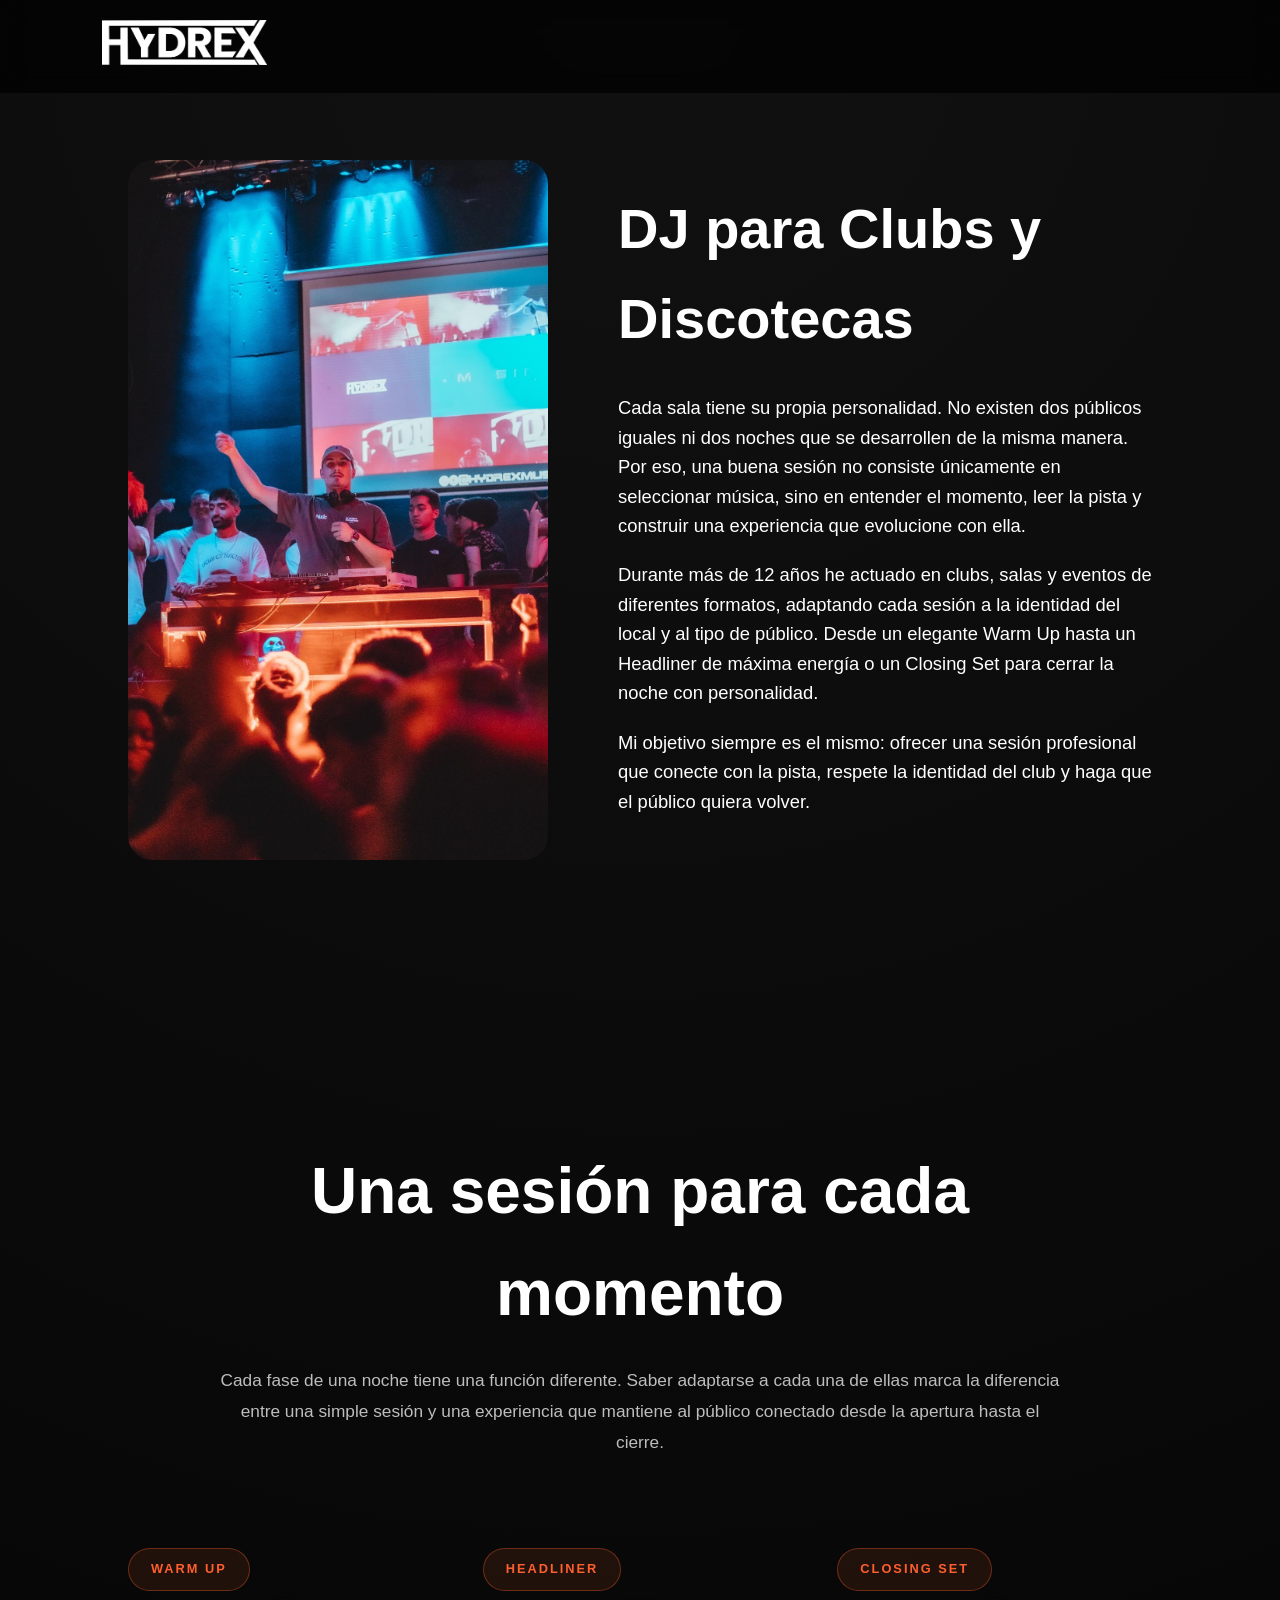
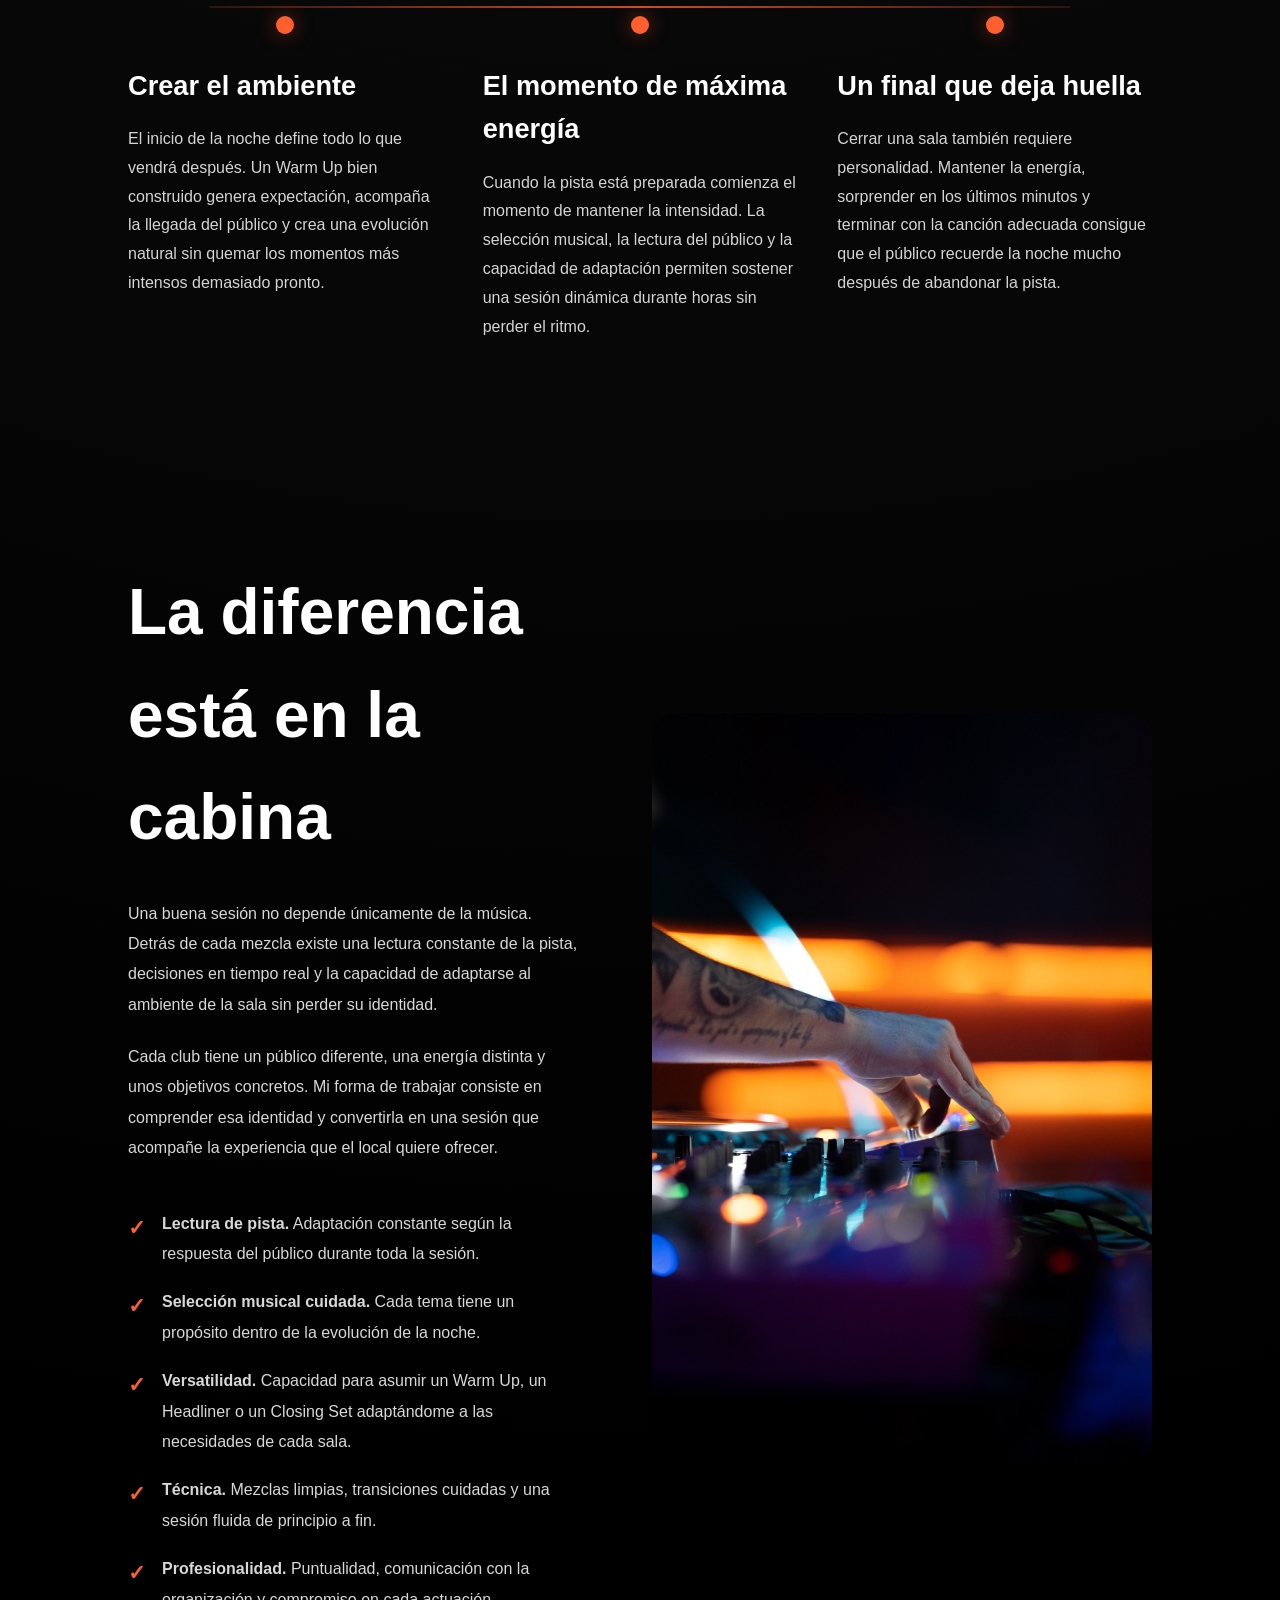
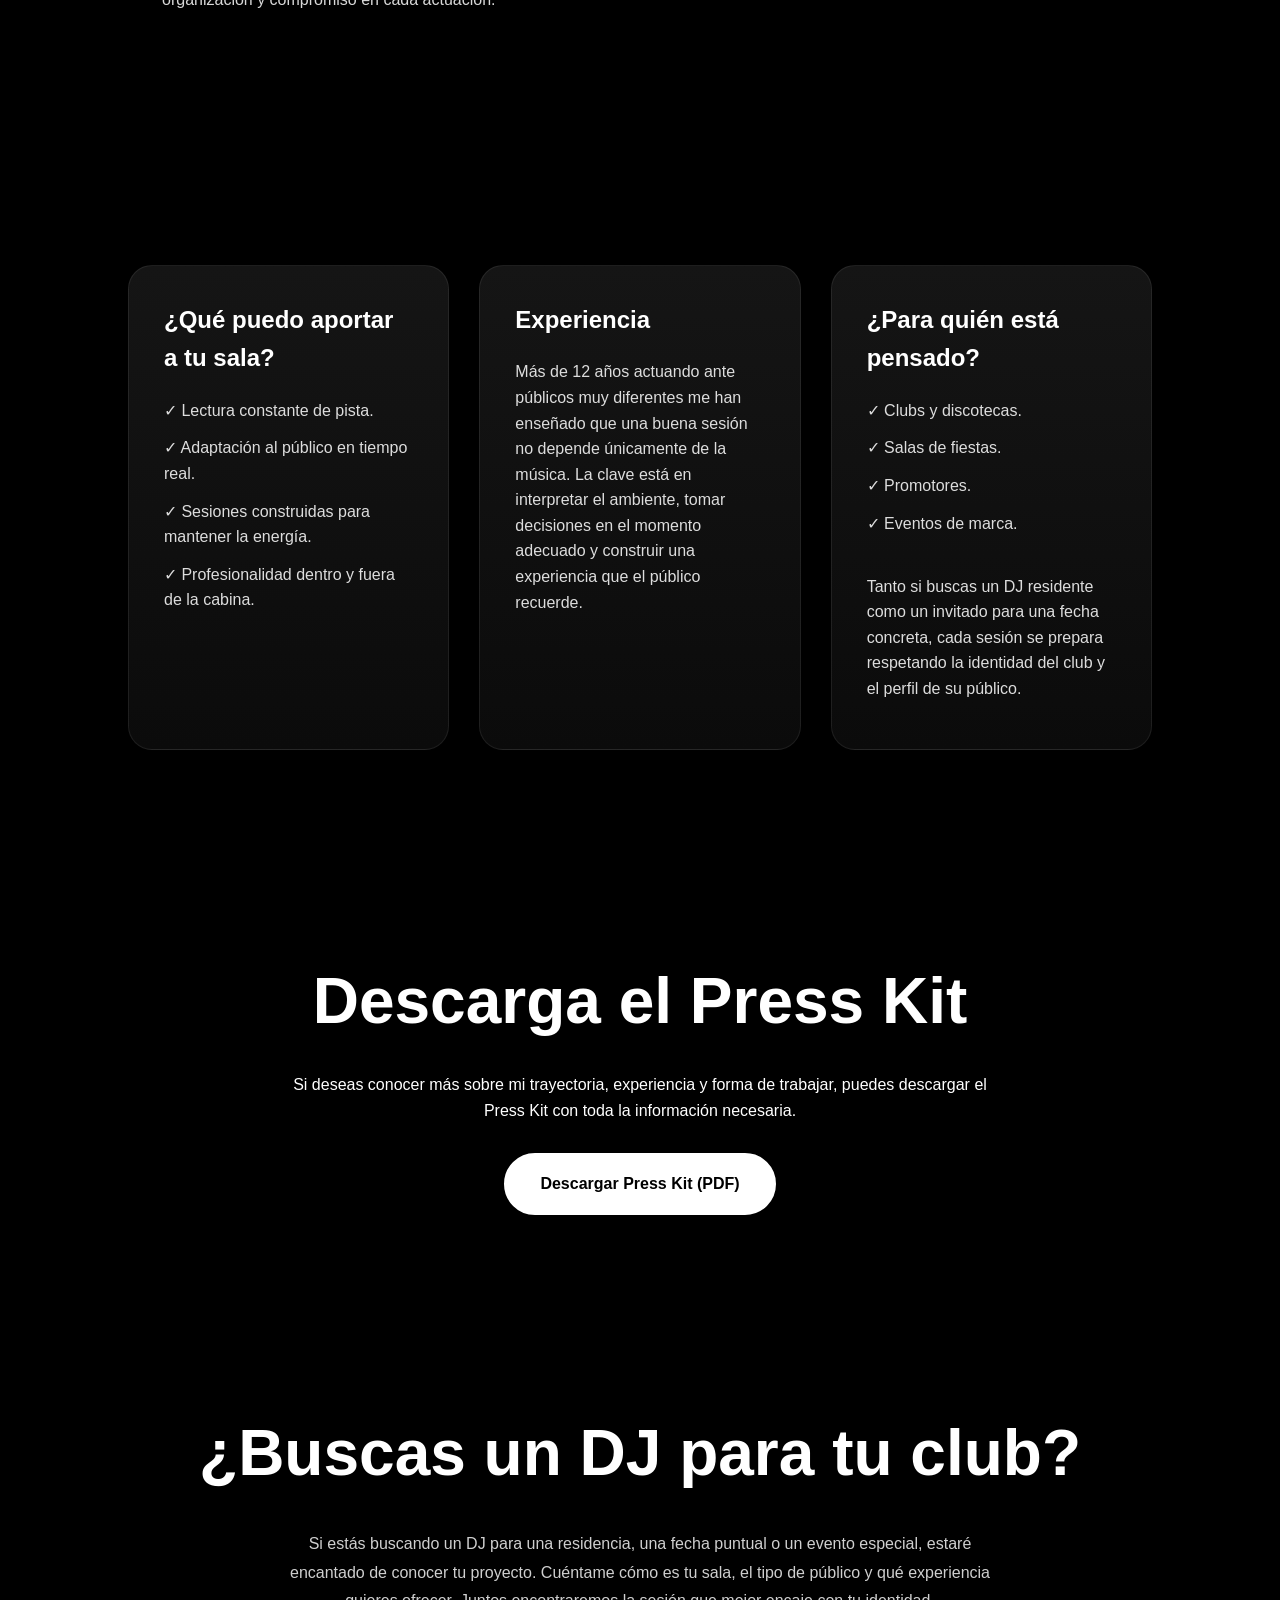
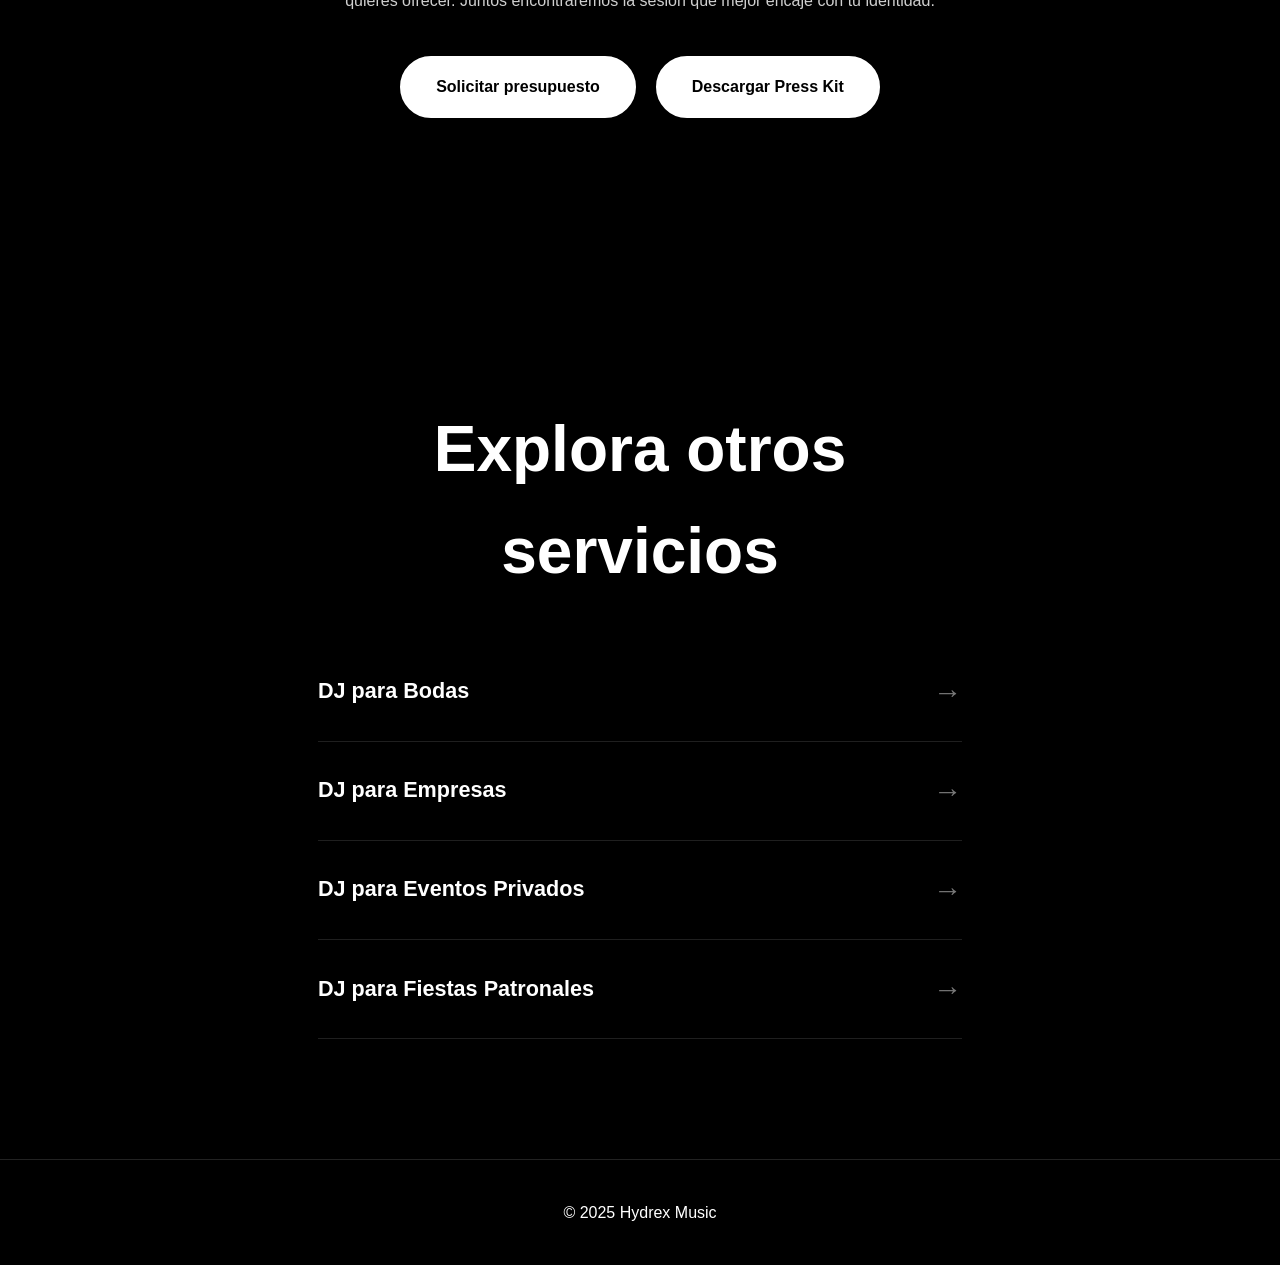
<file: clubs.html>
<!DOCTYPE html>
<html lang="es">

<head>

<meta charset="UTF-8">
<meta name="viewport" content="width=device-width, initial-scale=1.0">

<title>DJ para Clubs y Discotecas | Hydrex Music</title>

<meta name="description" content="DJ profesional para clubs, discotecas y salas de fiesta. Sesiones adaptadas a cada momento de la noche: Warm Up, Headliner y Closing Set.">

<link rel="stylesheet" href="styles.css?v=100">

</head>

<body>

<nav class="navbar">
    <a href="index.html">
        <img src="hydrex new logoW.png" alt="Hydrex Music">
    </a>
</nav>

<section class="seo-page">

<div class="club-intro">

    <div class="club-intro-image">

        <img src="club-foto.jpg" alt="Hydrex actuando en un club">

    </div>

    <div class="seo-intro">
        
<h1>DJ para Clubs y Discotecas</h1>

<p>
Cada sala tiene su propia personalidad. No existen dos públicos iguales ni dos noches que se desarrollen de la misma manera. Por eso, una buena sesión no consiste únicamente en seleccionar música, sino en entender el momento, leer la pista y construir una experiencia que evolucione con ella.
</p>

<p>
Durante más de 12 años he actuado en clubs, salas y eventos de diferentes formatos, adaptando cada sesión a la identidad del local y al tipo de público. Desde un elegante Warm Up hasta un Headliner de máxima energía o un Closing Set para cerrar la noche con personalidad.
</p>

<p>
Mi objetivo siempre es el mismo: ofrecer una sesión profesional que conecte con la pista, respete la identidad del club y haga que el público quiera volver.
</p>

</div>

</div>

</section>

<section class="club-journey">

<div class="club-title">

<h2>Una sesión para cada momento</h2>

<p>
Cada fase de una noche tiene una función diferente. Saber adaptarse a cada una de ellas marca la diferencia entre una simple sesión y una experiencia que mantiene al público conectado desde la apertura hasta el cierre.
</p>

</div>

<div class="journey-line">

<div class="journey-step">

<div class="club-badge">
WARM UP
</div>

<div class="journey-dot"></div>

<h3>Crear el ambiente</h3>

<p>
El inicio de la noche define todo lo que vendrá después. Un Warm Up bien construido genera expectación, acompaña la llegada del público y crea una evolución natural sin quemar los momentos más intensos demasiado pronto.
</p>

</div>

<div class="journey-step">

<div class="club-badge">
HEADLINER
</div>

<div class="journey-dot"></div>

<h3>El momento de máxima energía</h3>

<p>
Cuando la pista está preparada comienza el momento de mantener la intensidad. La selección musical, la lectura del público y la capacidad de adaptación permiten sostener una sesión dinámica durante horas sin perder el ritmo.
</p>

</div>

<div class="journey-step">

<div class="club-badge">
CLOSING SET
</div>

<div class="journey-dot"></div>

<h3>Un final que deja huella</h3>

<p>
Cerrar una sala también requiere personalidad. Mantener la energía, sorprender en los últimos minutos y terminar con la canción adecuada consigue que el público recuerde la noche mucho después de abandonar la pista.
</p>

</div>

</div>

</section>

<section class="club-values">

    <div class="club-values-content">

        <div class="club-values-text">

            <h2>La diferencia está en la cabina</h2>

            <p>
                Una buena sesión no depende únicamente de la música. Detrás de cada mezcla existe una lectura constante de la pista, decisiones en tiempo real y la capacidad de adaptarse al ambiente de la sala sin perder su identidad.
            </p>

            <p>
                Cada club tiene un público diferente, una energía distinta y unos objetivos concretos. Mi forma de trabajar consiste en comprender esa identidad y convertirla en una sesión que acompañe la experiencia que el local quiere ofrecer.
            </p>

            <div class="club-features">

                <div class="club-feature">
                    <span>✓</span>
                    <p><strong>Lectura de pista.</strong> Adaptación constante según la respuesta del público durante toda la sesión.</p>
                </div>

                <div class="club-feature">
                    <span>✓</span>
                    <p><strong>Selección musical cuidada.</strong> Cada tema tiene un propósito dentro de la evolución de la noche.</p>
                </div>

                <div class="club-feature">
                    <span>✓</span>
                    <p><strong>Versatilidad.</strong> Capacidad para asumir un Warm Up, un Headliner o un Closing Set adaptándome a las necesidades de cada sala.</p>
                </div>

                <div class="club-feature">
                    <span>✓</span>
                    <p><strong>Técnica.</strong> Mezclas limpias, transiciones cuidadas y una sesión fluida de principio a fin.</p>
                </div>

                <div class="club-feature">
                    <span>✓</span>
                    <p><strong>Profesionalidad.</strong> Puntualidad, comunicación con la organización y compromiso en cada actuación.</p>
                </div>

            </div>

        </div>

        <div class="club-values-image">

            <img src="club-foto2.jpg" alt="Hydrex durante una sesión en cabina">

        </div>

    </div>

</section>

<section class="seo-cards">

    <div class="seo-card">

        <h3>¿Qué puedo aportar a tu sala?</h3>

        <p>✓ Lectura constante de pista.</p>
        <p>✓ Adaptación al público en tiempo real.</p>
        <p>✓ Sesiones construidas para mantener la energía.</p>
        <p>✓ Profesionalidad dentro y fuera de la cabina.</p>

    </div>

    <div class="seo-card">

        <h3>Experiencia</h3>

        <p>
            Más de 12 años actuando ante públicos muy diferentes me han enseñado que una buena sesión no depende únicamente de la música. La clave está en interpretar el ambiente, tomar decisiones en el momento adecuado y construir una experiencia que el público recuerde.
        </p>

    </div>

    <div class="seo-card">

        <h3>¿Para quién está pensado?</h3>

        <p>✓ Clubs y discotecas.</p>
        <p>✓ Salas de fiestas.</p>
        <p>✓ Promotores.</p>
        <p>✓ Eventos de marca.</p>

        <br>

        <p>
            Tanto si buscas un DJ residente como un invitado para una fecha concreta, cada sesión se prepara respetando la identidad del club y el perfil de su público.
        </p>

    </div>

</section>

<section class="seo-cta">

    <h2>Descarga el Press Kit</h2>

    <p>
        Si deseas conocer más sobre mi trayectoria, experiencia y forma de trabajar, puedes descargar el Press Kit con toda la información necesaria.
    </p>

    <a href="presskit-web.pdf" class="btn" target="_blank">
        Descargar Press Kit (PDF)
    </a>

</section>

    <section class="club-cta">

    <h2>¿Buscas un DJ para tu club?</h2>

    <p>
        Si estás buscando un DJ para una residencia, una fecha puntual o un evento especial, estaré encantado de conocer tu proyecto. Cuéntame cómo es tu sala, el tipo de público y qué experiencia quieres ofrecer. Juntos encontraremos la sesión que mejor encaje con tu identidad.
    </p>

    <div class="club-buttons">

        <a href="#" class="btn" id="abrir-popup-clubs">
            Solicitar presupuesto
        </a>

        <a href="presskit-web.pdf" class="btn" target="_blank">
            Descargar Press Kit
        </a>

    </div>

</section>

<section class="seo-navigation">

    <h2>Explora otros servicios</h2>

    <a href="dj-bodas-vitoria.html">
        DJ para Bodas
        <span>→</span>
    </a>

    <a href="dj-empresas.html">
        DJ para Empresas
        <span>→</span>
    </a>

    <a href="dj-eventos.html">
        DJ para Eventos Privados
        <span>→</span>
    </a>

    <a href="dj-fiestas-patronales.html">
        DJ para Fiestas Patronales
        <span>→</span>
    </a>

</section>

<div id="popup-clubs" class="popup">

    <div class="popup-box">

        <span class="close-popup-clubs">&times;</span>

        <h2>Solicitar presupuesto</h2>

        <p>Elige el método de contacto que prefieras.</p>

        <a
        href="https://wa.me/34622789614?text=Hola%20Hydrex,%0A%0AEstoy%20interesado%20en%20contratarte%20para%20actuar%20en%20un%20club.%0A%0ASala:%0ACiudad:%0AFecha:%0ATipo%20de%20sesión:%20Warm%20Up%20/%20Headliner%20/%20Closing%20Set%0A%0AMuchas%20gracias."
        class="popup-btn">
        WhatsApp
        </a>

        <a
        href="mailto:info@hydrexmusic.es?subject=Contratación%20Club&body=Hola%20Hydrex,%0A%0AEstoy%20interesado%20en%20contratarte%20para%20actuar%20en%20un%20club.%0A%0ASala:%0ACiudad:%0AFecha:%0ATipo%20de%20sesión:%0A%0AMuchas%20gracias."
        class="popup-btn">
        Email
        </a>

    </div>

</div>

<footer>
    © 2025 Hydrex Music
</footer>

<script>

const popupClubs = document.getElementById("popup-clubs");
const abrirPopupClubs = document.getElementById("abrir-popup-clubs");
const cerrarPopupClubs = document.querySelector(".close-popup-clubs");

abrirPopupClubs.addEventListener("click", function(e){
    e.preventDefault();
    popupClubs.style.display = "flex";
});

cerrarPopupClubs.addEventListener("click", function(){
    popupClubs.style.display = "none";
});

window.addEventListener("click", function(e){
    if(e.target === popupClubs){
        popupClubs.style.display = "none";
    }
});

</script>

</body>
</html>
</file>
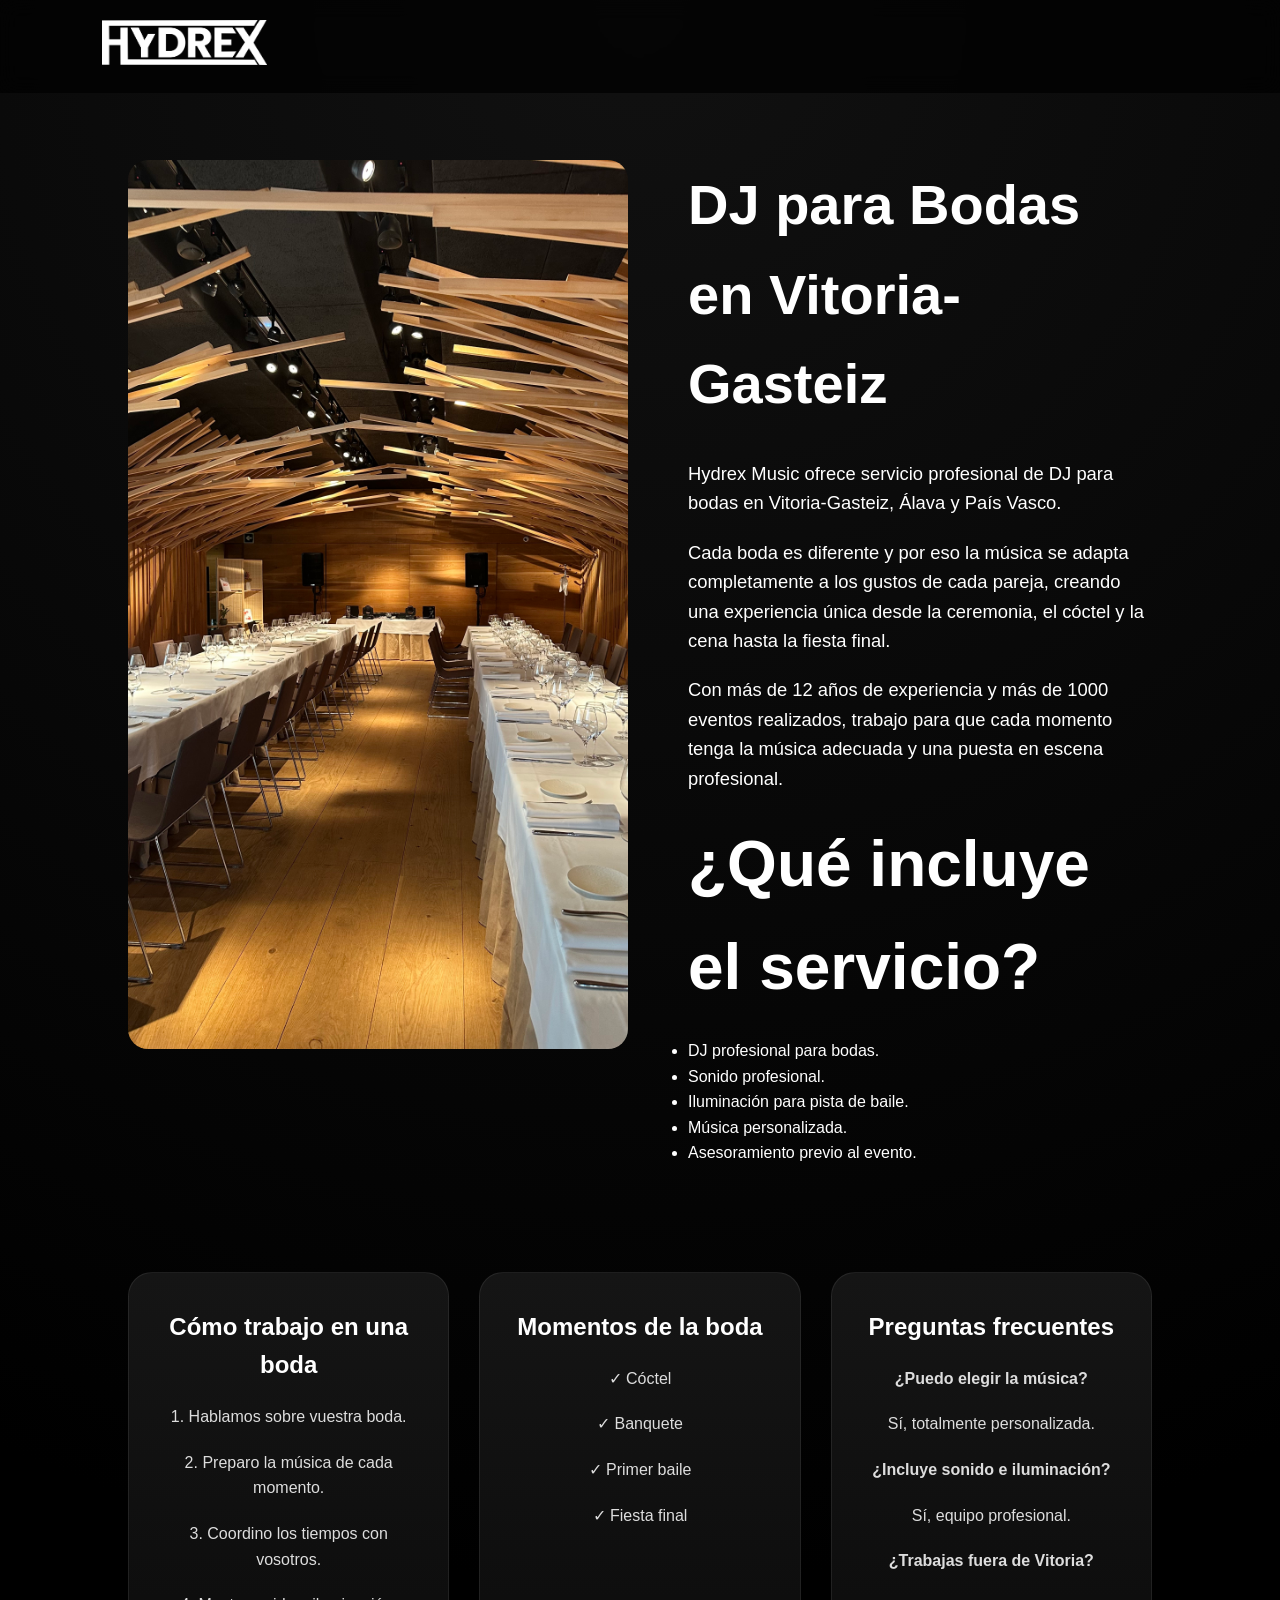
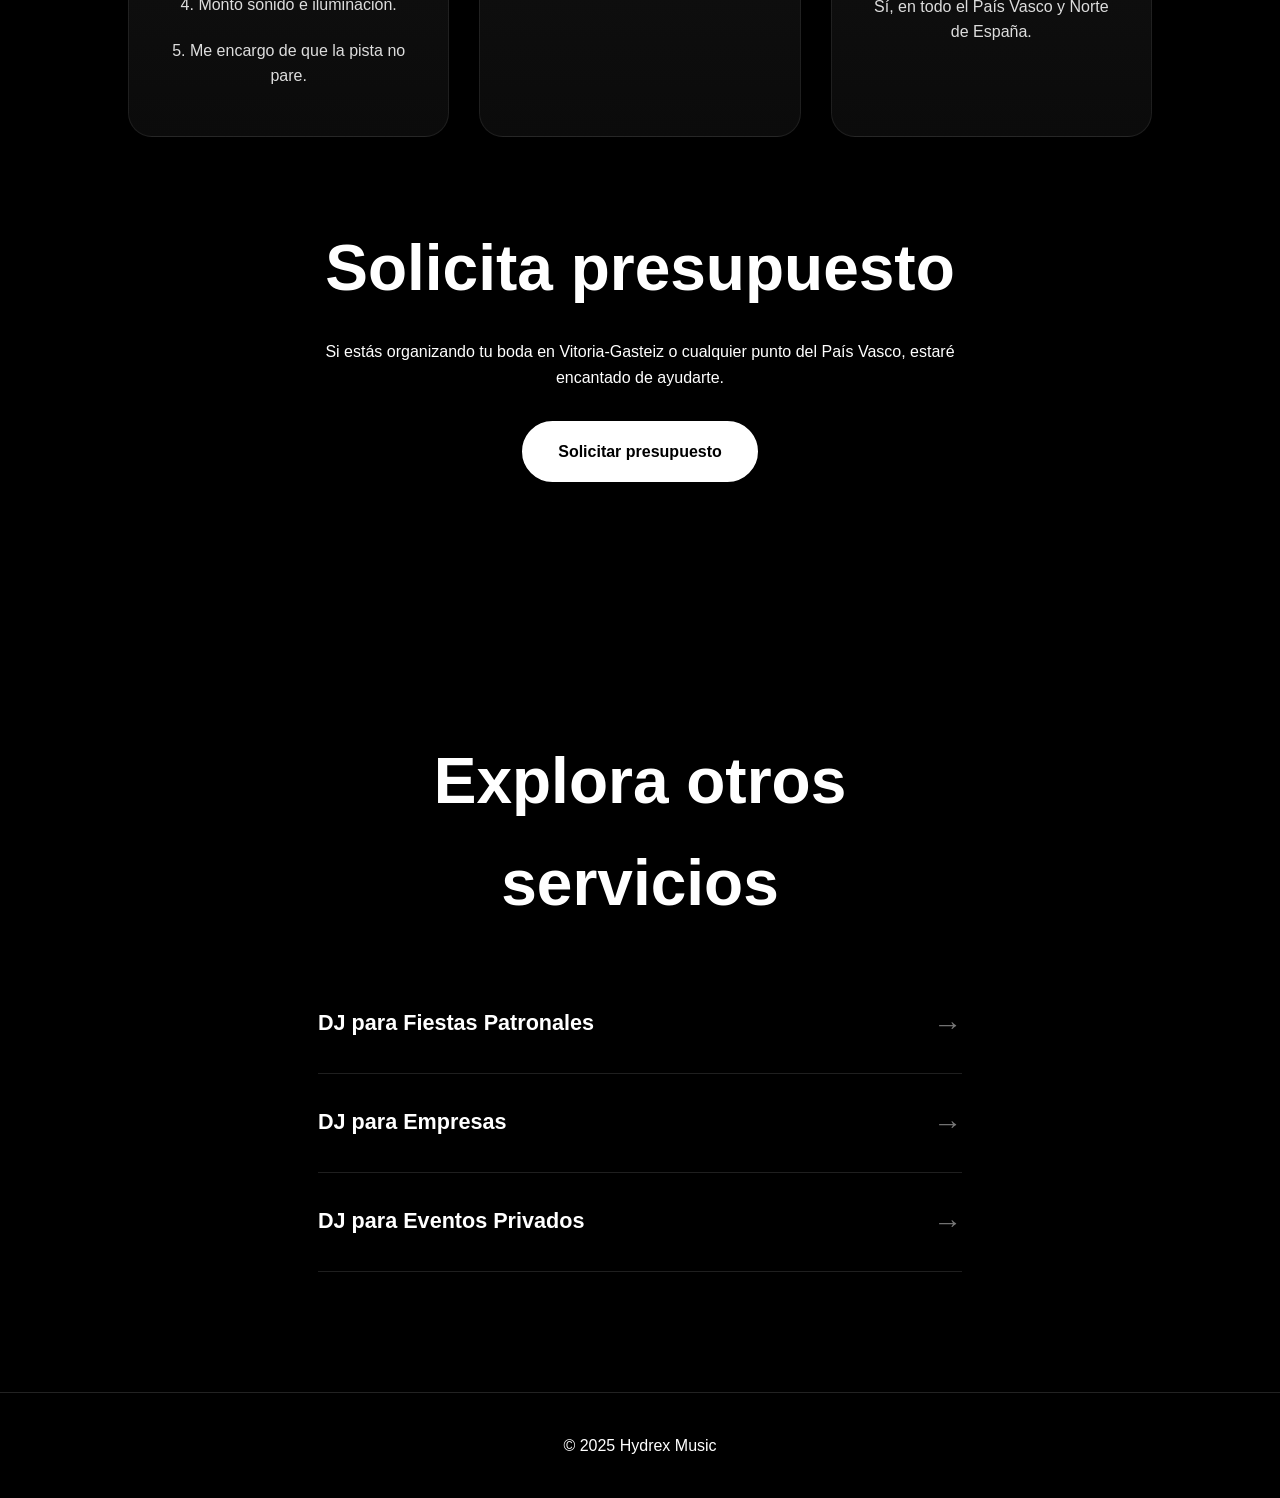
<file: dj-bodas-vitoria.html>
<!DOCTYPE html>
<html lang="es">

<head>

<meta charset="UTF-8">
<meta name="viewport" content="width=device-width, initial-scale=1.0">

<title>DJ para Bodas en Vitoria-Gasteiz | Hydrex Music</title>

<meta name="description" content="DJ profesional para bodas en Vitoria-Gasteiz, Álava y País Vasco. Música personalizada, sonido e iluminación para una celebración inolvidable.">

<link rel="stylesheet" href="styles.css?v=100">

</head>

<body>

<nav class="navbar">
    <a href="index.html">
        <img src="hydrex new logoW.png" alt="Hydrex Music">
    </a>
</nav>

<section class="seo-page">

<div class="seo-hero">

    <div class="seo-image">
        <img src="IMG_4032.jpeg" alt="DJ para bodas en Vitoria-Gasteiz">
    </div>

    <div class="seo-intro">

        <h1>DJ para Bodas en Vitoria-Gasteiz</h1>

        <p>
        Hydrex Music ofrece servicio profesional de DJ para bodas en Vitoria-Gasteiz, Álava y País Vasco.
        </p>

        <p>
        Cada boda es diferente y por eso la música se adapta completamente a los gustos de cada pareja, creando una experiencia única desde la ceremonia, el cóctel y la cena hasta la fiesta final.
        </p>

        <p>
        Con más de 12 años de experiencia y más de 1000 eventos realizados, trabajo para que cada momento tenga la música adecuada y una puesta en escena profesional.
        </p>

        <h2>¿Qué incluye el servicio?</h2>

        <ul>
            <li>DJ profesional para bodas.</li>
            <li>Sonido profesional.</li>
            <li>Iluminación para pista de baile.</li>
            <li>Música personalizada.</li>
            <li>Asesoramiento previo al evento.</li>
        </ul>

        <br>

        </div>

</div>

    <div class="seo-cta">
        
<div class="seo-cards">

    <div class="seo-card">
        <h3>Cómo trabajo en una boda</h3>

        <p>1. Hablamos sobre vuestra boda.</p>
        <p>2. Preparo la música de cada momento.</p>
        <p>3. Coordino los tiempos con vosotros.</p>
        <p>4. Monto sonido e iluminación.</p>
        <p>5. Me encargo de que la pista no pare.</p>
    </div>

    <div class="seo-card">
        <h3>Momentos de la boda</h3>

        <p>✓ Cóctel</p>
        <p>✓ Banquete</p>
        <p>✓ Primer baile</p>
        <p>✓ Fiesta final</p>
    </div>

    <div class="seo-card">
        <h3>Preguntas frecuentes</h3>

        <p><strong>¿Puedo elegir la música?</strong></p>
        <p>Sí, totalmente personalizada.</p>

        <p><strong>¿Incluye sonido e iluminación?</strong></p>
        <p>Sí, equipo profesional.</p>

        <p><strong>¿Trabajas fuera de Vitoria?</strong></p>
        <p>Sí, en todo el País Vasco y Norte de España.</p>
    </div>

</div>
    <h2>Solicita presupuesto</h2>

    <p>
        Si estás organizando tu boda en Vitoria-Gasteiz o cualquier punto del País Vasco, estaré encantado de ayudarte.
    </p>

    <a href="#" class="btn" id="abrir-popup-boda">
Solicitar presupuesto
</a>

</div>
    
</section>
    
<section class="seo-navigation">

<h2>Explora otros servicios</h2>

<a href="dj-fiestas-patronales.html">
    DJ para Fiestas Patronales
    <span>→</span>
</a>

<a href="dj-empresas.html">
    DJ para Empresas
    <span>→</span>
</a>

<a href="dj-eventos.html">
    DJ para Eventos Privados
    <span>→</span>
</a>

</section>    
<div id="popup-boda" class="popup">

    <div class="popup-box">

        <span class="close-popup-boda">&times;</span>

        <h2>Solicitar presupuesto para boda</h2>

        <p>Elige tu método de contacto preferido.</p>

        <a
        href="https://wa.me/34622789614?text=Hola%20Hydrex,%0A%0AEstoy%20organizando%20una%20boda%20y%20me%20gustaría%20solicitar%20información%20y%20presupuesto.%0A%0AFecha:%0ALugar:%0ANúmero%20aproximado%20de%20invitados:%0A%0AMuchas%20gracias."
        class="popup-btn">
        WhatsApp
        </a>

        <a
        href="mailto:info@hydrexmusic.es?subject=Presupuesto%20Boda&body=Hola%20Hydrex,%0A%0AEstoy%20organizando%20una%20boda%20y%20me%20gustaría%20solicitar%20información%20y%20presupuesto.%0A%0AFecha:%0ALugar:%0ANúmero%20aproximado%20de%20invitados:%0A%0AMuchas%20gracias."
        class="popup-btn">
        Email
        </a>

    </div>

</div>
<footer>
    © 2025 Hydrex Music
</footer>

    <script>

const popupBoda = document.getElementById("popup-boda");
const abrirPopupBoda = document.getElementById("abrir-popup-boda");
const cerrarPopupBoda = document.querySelector(".close-popup-boda");

abrirPopupBoda.addEventListener("click", function(e){
    e.preventDefault();
    popupBoda.style.display = "flex";
});

cerrarPopupBoda.addEventListener("click", function(){
    popupBoda.style.display = "none";
});

window.addEventListener("click", function(e){
    if(e.target === popupBoda){
        popupBoda.style.display = "none";
    }
});

</script>
    
</body>

</html>
</file>
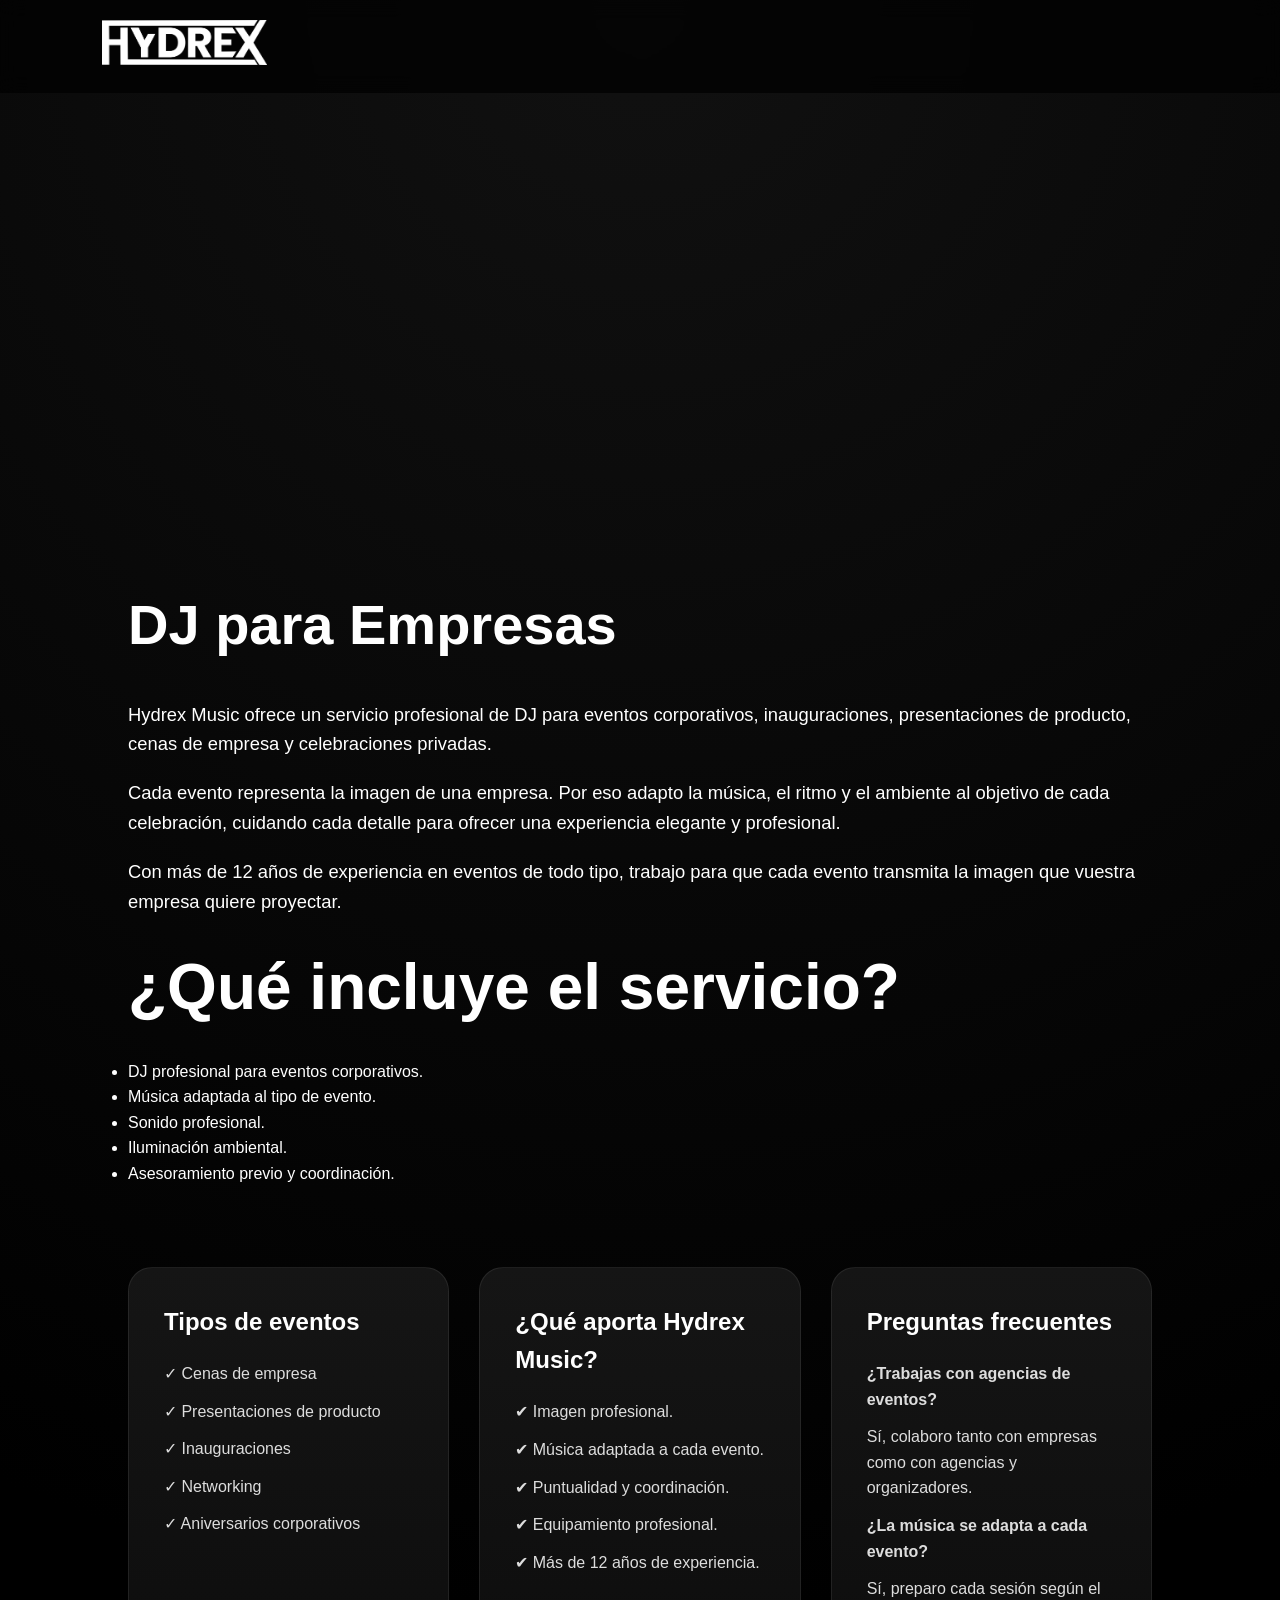
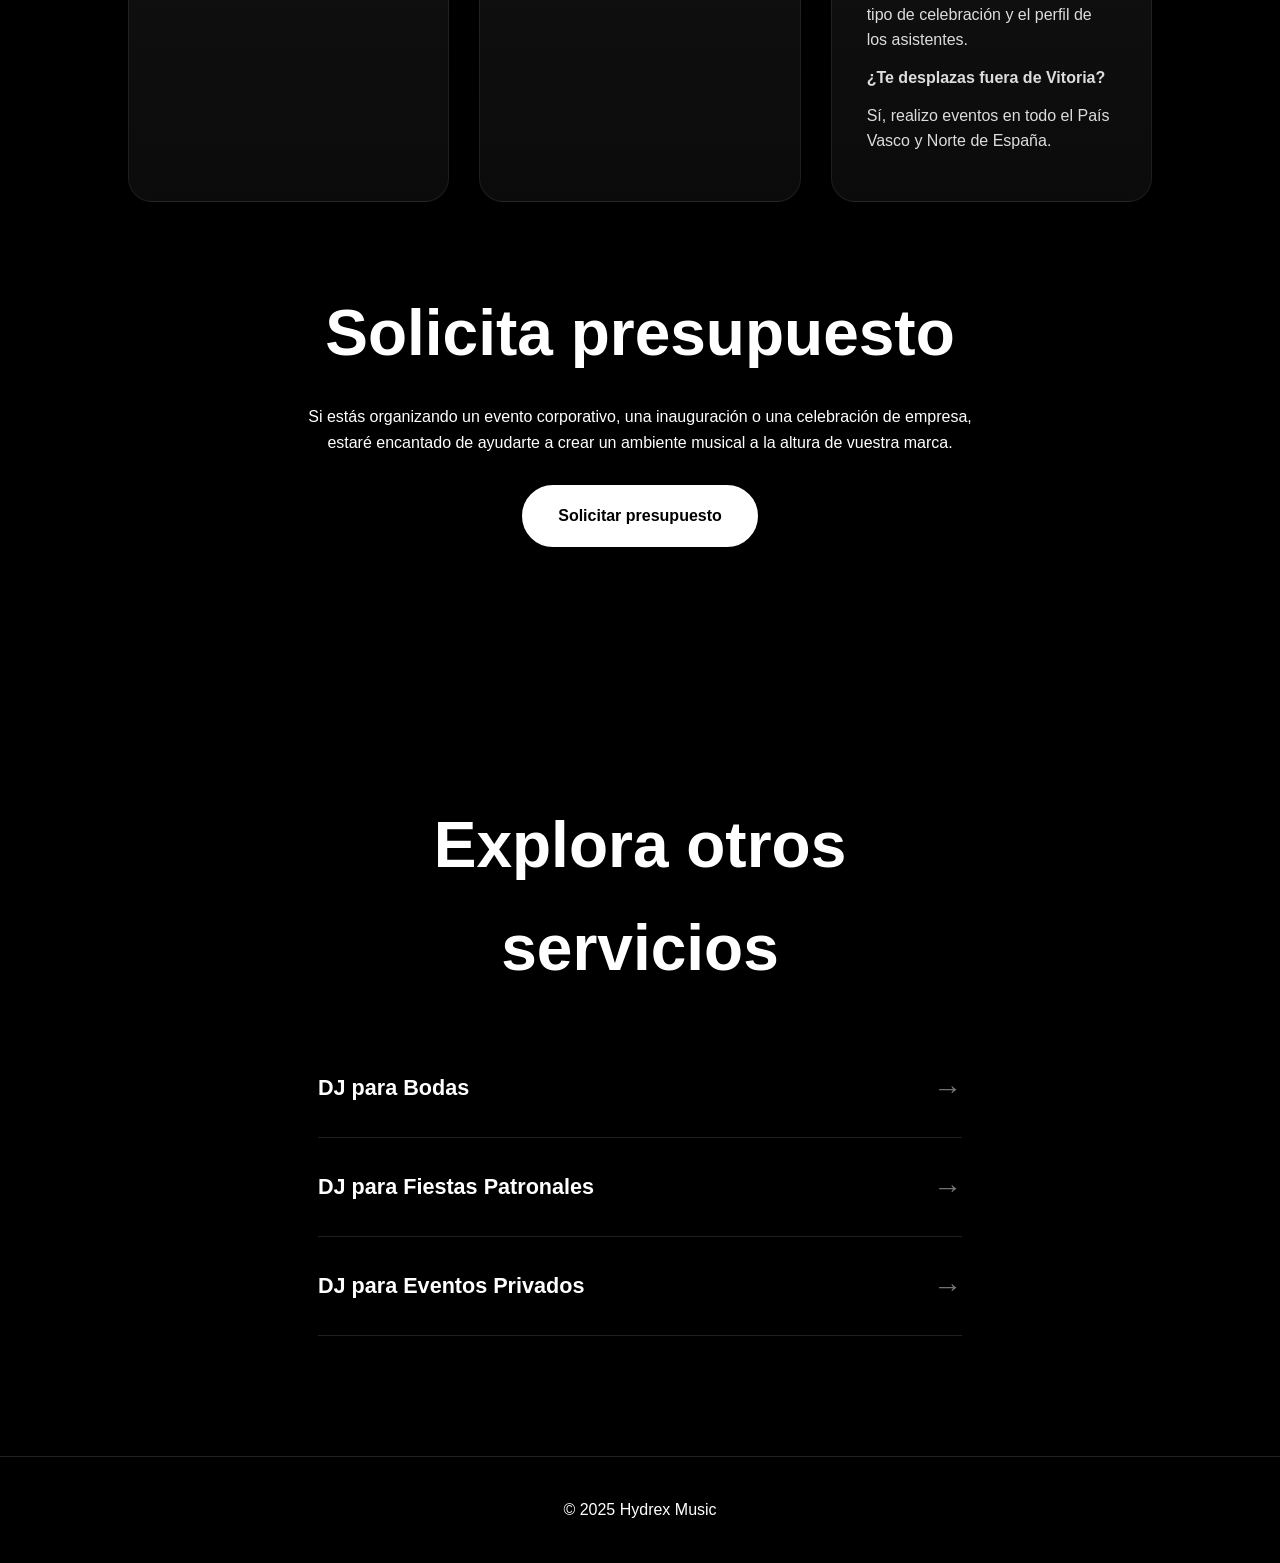
<file: dj-empresas.html>
<!DOCTYPE html>

<html lang="es">

<head>

<meta charset="UTF-8">
<meta name="viewport" content="width=device-width, initial-scale=1.0">

<title>DJ para Empresas | Hydrex Music</title>

<meta name="description" content="DJ profesional para eventos de empresa, inauguraciones, presentaciones de producto, cenas corporativas y celebraciones empresariales en Vitoria-Gasteiz, Álava y País Vasco.">

<link rel="stylesheet" href="styles.css?v=102">

</head>

<body>

<nav class="navbar">
    <a href="index.html">
        <img src="hydrex new logoW.png" alt="Hydrex Music">
    </a>
</nav>

<section class="seo-page">

<div class="empresa-hero-image">

    <picture>

        <source media="(max-width:900px)" srcset="banner-empresas-mobile.jpg">

        <img src="cabecera-empresas.jpg" alt="DJ para empresas">

    </picture>

</div>

<div class="seo-intro">

<h1>DJ para Empresas</h1>

<p>
Hydrex Music ofrece un servicio profesional de DJ para eventos corporativos, inauguraciones, presentaciones de producto, cenas de empresa y celebraciones privadas.
</p>

<p>
Cada evento representa la imagen de una empresa. Por eso adapto la música, el ritmo y el ambiente al objetivo de cada celebración, cuidando cada detalle para ofrecer una experiencia elegante y profesional.
</p>

<p>
Con más de 12 años de experiencia en eventos de todo tipo, trabajo para que cada evento transmita la imagen que vuestra empresa quiere proyectar.
</p>

<h2>¿Qué incluye el servicio?</h2>

<ul>
    <li>DJ profesional para eventos corporativos.</li>
    <li>Música adaptada al tipo de evento.</li>
    <li>Sonido profesional.</li>
    <li>Iluminación ambiental.</li>
    <li>Asesoramiento previo y coordinación.</li>
</ul>

</div>

    <div class="seo-cards">

    <div class="seo-card">

        <h3>Tipos de eventos</h3>

        <p>✓ Cenas de empresa</p>
        <p>✓ Presentaciones de producto</p>
        <p>✓ Inauguraciones</p>
        <p>✓ Networking</p>
        <p>✓ Aniversarios corporativos</p>

    </div>

    <div class="seo-card">

        <h3>¿Qué aporta Hydrex Music?</h3>

        <p>✔ Imagen profesional.</p>
        <p>✔ Música adaptada a cada evento.</p>
        <p>✔ Puntualidad y coordinación.</p>
        <p>✔ Equipamiento profesional.</p>
        <p>✔ Más de 12 años de experiencia.</p>

    </div>

    <div class="seo-card">

        <h3>Preguntas frecuentes</h3>

        <p><strong>¿Trabajas con agencias de eventos?</strong></p>
        <p>Sí, colaboro tanto con empresas como con agencias y organizadores.</p>

        <p><strong>¿La música se adapta a cada evento?</strong></p>
        <p>Sí, preparo cada sesión según el tipo de celebración y el perfil de los asistentes.</p>

        <p><strong>¿Te desplazas fuera de Vitoria?</strong></p>
        <p>Sí, realizo eventos en todo el País Vasco y Norte de España.</p>

    </div>

</div>

    <div class="seo-cta">

    <h2>Solicita presupuesto</h2>

    <p>
        Si estás organizando un evento corporativo, una inauguración o una celebración de empresa, estaré encantado de ayudarte a crear un ambiente musical a la altura de vuestra marca.
    </p>

    <a href="#" class="btn" id="abrir-popup-empresas">
        Solicitar presupuesto
    </a>

</div>

    </section>
    
<section class="seo-navigation">

<h2>Explora otros servicios</h2>

<a href="dj-bodas-vitoria.html">
    DJ para Bodas
    <span>→</span>
</a>

<a href="dj-fiestas-patronales.html">
    DJ para Fiestas Patronales
    <span>→</span>
</a>

<a href="dj-eventos.html">
    DJ para Eventos Privados
    <span>→</span>
</a>

</section>
    
<div id="popup-empresas" class="popup">

    <div class="popup-box">

        <span class="close-popup-empresas">&times;</span>

        <h2>Solicitar presupuesto para empresa</h2>

        <p>Elige tu método de contacto preferido.</p>

        <a
        href="https://wa.me/34622789614?text=Hola%20Hydrex,%0A%0AEstamos%20organizando%20un%20evento%20de%20empresa%20y%20nos%20gustaría%20solicitar%20información%20y%20presupuesto.%0A%0ATipo%20de%20evento:%0AFecha:%0ALugar:%0ANúmero%20aproximado%20de%20asistentes:%0A%0AMuchas%20gracias."
        class="popup-btn">
        WhatsApp
        </a>

        <a
        href="mailto:info@hydrexmusic.es?subject=Presupuesto%20Evento%20de%20Empresa&body=Hola%20Hydrex,%0A%0AEstamos%20organizando%20un%20evento%20de%20empresa%20y%20nos%20gustaría%20solicitar%20información%20y%20presupuesto.%0A%0ATipo%20de%20evento:%0AFecha:%0ALugar:%0ANúmero%20aproximado%20de%20asistentes:%0A%0AMuchas%20gracias."
        class="popup-btn">
        Email
        </a>

    </div>

</div>

<footer>
    © 2025 Hydrex Music
</footer>

<script>

const popupEmpresas = document.getElementById("popup-empresas");
const abrirPopupEmpresas = document.getElementById("abrir-popup-empresas");
const cerrarPopupEmpresas = document.querySelector(".close-popup-empresas");

abrirPopupEmpresas.addEventListener("click", function(e){
    e.preventDefault();
    popupEmpresas.style.display = "flex";
});

cerrarPopupEmpresas.addEventListener("click", function(){
    popupEmpresas.style.display = "none";
});

window.addEventListener("click", function(e){
    if(e.target === popupEmpresas){
        popupEmpresas.style.display = "none";
    }
});

</script>

</body>
</html>
</file>
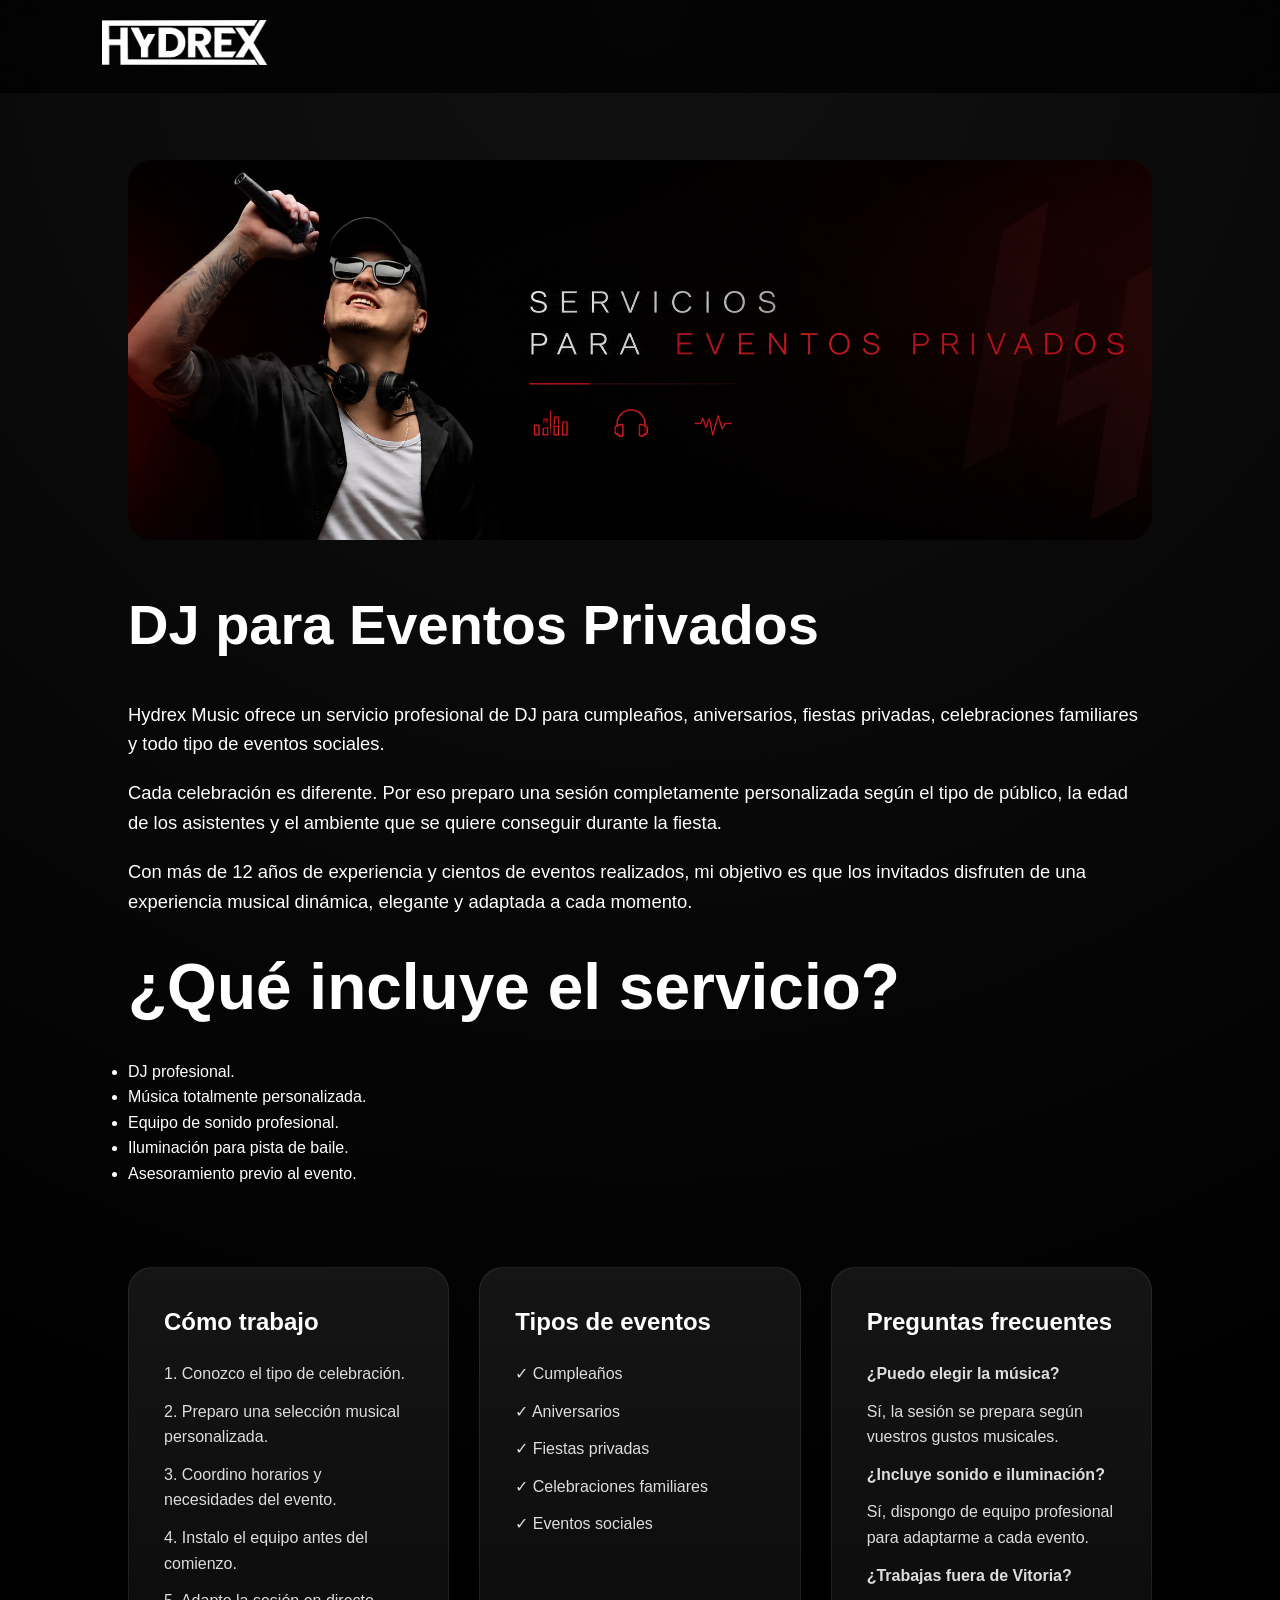
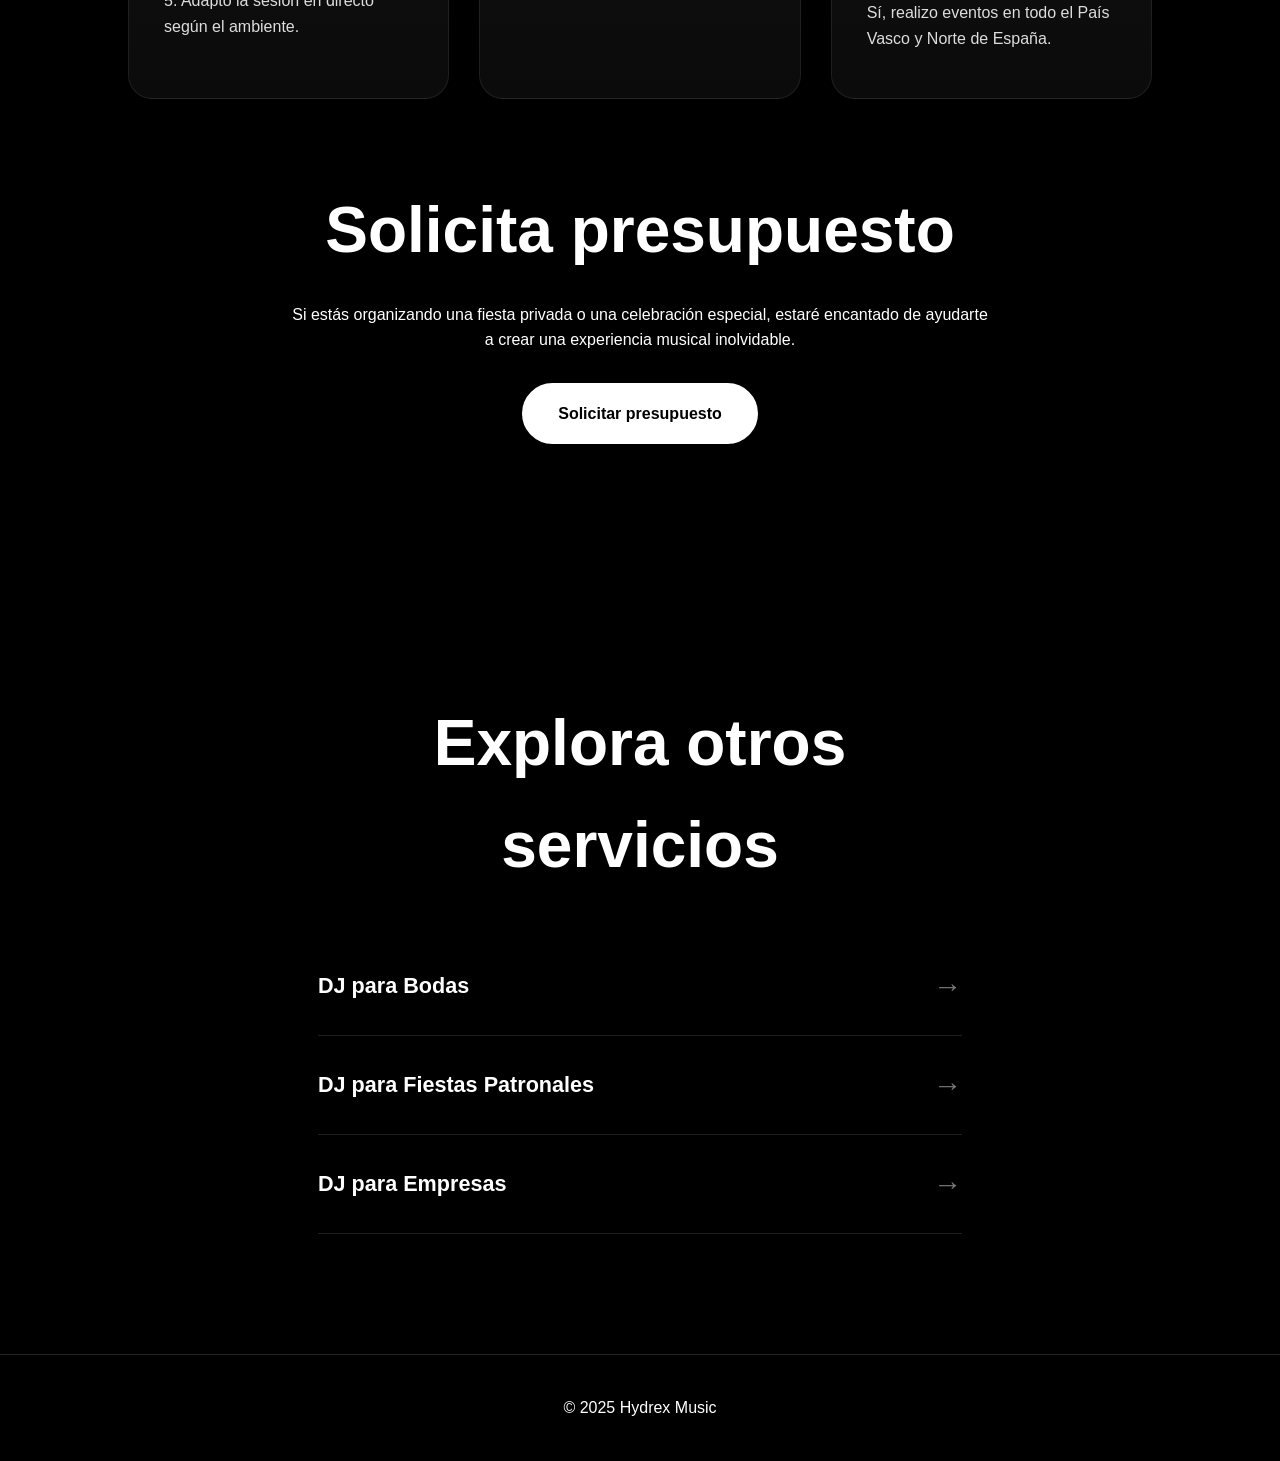
<file: dj-eventos.html>
<!DOCTYPE html>

<html lang="es">

<head>

<meta charset="UTF-8">
<meta name="viewport" content="width=device-width, initial-scale=1.0">

<title>DJ para Eventos Privados | Hydrex Music</title>

<meta name="description" content="DJ profesional para cumpleaños, aniversarios, fiestas privadas y celebraciones. Música personalizada, sonido profesional e iluminación para todo tipo de eventos.">

<link rel="stylesheet" href="styles.css?v=100">

</head>

<body>

<nav class="navbar">
    <a href="index.html">
        <img src="hydrex new logoW.png" alt="Hydrex Music">
    </a>
</nav>

<section class="seo-page">

<div class="eventos-hero-image">

    <picture>

        <source media="(max-width:900px)" srcset="banner-eventos-mobile.jpg">

        <img src="banner-eventos.jpg" alt="DJ para eventos privados">

    </picture>

</div>

<div class="seo-intro">

<h1>DJ para Eventos Privados</h1>

<p>
Hydrex Music ofrece un servicio profesional de DJ para cumpleaños, aniversarios, fiestas privadas, celebraciones familiares y todo tipo de eventos sociales.
</p>

<p>
Cada celebración es diferente. Por eso preparo una sesión completamente personalizada según el tipo de público, la edad de los asistentes y el ambiente que se quiere conseguir durante la fiesta.
</p>

<p>
Con más de 12 años de experiencia y cientos de eventos realizados, mi objetivo es que los invitados disfruten de una experiencia musical dinámica, elegante y adaptada a cada momento.
</p>

<h2>¿Qué incluye el servicio?</h2>

<ul>

<li>DJ profesional.</li>

<li>Música totalmente personalizada.</li>

<li>Equipo de sonido profesional.</li>

<li>Iluminación para pista de baile.</li>

<li>Asesoramiento previo al evento.</li>

</ul>

</div>

<div class="seo-cards">

<div class="seo-card">

<h3>Cómo trabajo</h3>

<p>1. Conozco el tipo de celebración.</p>

<p>2. Preparo una selección musical personalizada.</p>

<p>3. Coordino horarios y necesidades del evento.</p>

<p>4. Instalo el equipo antes del comienzo.</p>

<p>5. Adapto la sesión en directo según el ambiente.</p>

</div>

<div class="seo-card">

<h3>Tipos de eventos</h3>

<p>✓ Cumpleaños</p>

<p>✓ Aniversarios</p>

<p>✓ Fiestas privadas</p>

<p>✓ Celebraciones familiares</p>

<p>✓ Eventos sociales</p>

</div>

<div class="seo-card">

<h3>Preguntas frecuentes</h3>

<p><strong>¿Puedo elegir la música?</strong></p>

<p>Sí, la sesión se prepara según vuestros gustos musicales.</p>

<p><strong>¿Incluye sonido e iluminación?</strong></p>

<p>Sí, dispongo de equipo profesional para adaptarme a cada evento.</p>

<p><strong>¿Trabajas fuera de Vitoria?</strong></p>

<p>Sí, realizo eventos en todo el País Vasco y Norte de España.</p>

</div>

</div>

<div class="seo-cta">

<h2>Solicita presupuesto</h2>

<p>

Si estás organizando una fiesta privada o una celebración especial, estaré encantado de ayudarte a crear una experiencia musical inolvidable.

</p>

<a href="#" class="btn" id="abrir-popup-eventos">

Solicitar presupuesto

</a>

</div>

</section>
    
<section class="seo-navigation">

<h2>Explora otros servicios</h2>

<a href="dj-bodas-vitoria.html">
    DJ para Bodas
    <span>→</span>
</a>

<a href="dj-fiestas-patronales.html">
    DJ para Fiestas Patronales
    <span>→</span>
</a>

<a href="dj-empresas.html">
    DJ para Empresas
    <span>→</span>
</a>

</section>
    
<div id="popup-eventos" class="popup">

<div class="popup-box">

<span class="close-popup-eventos">&times;</span>

<h2>Solicitar presupuesto para evento privado</h2>

<p>Elige tu método de contacto preferido.</p>

<a
href="https://wa.me/34622789614?text=Hola%20Hydrex,%0A%0AEstoy%20organizando%20un%20evento%20privado%20y%20me%20gustaría%20solicitar%20información%20y%20presupuesto.%0A%0ATipo%20de%20evento:%0AFecha:%0ALugar:%0ANúmero%20aproximado%20de%20invitados:%0A%0AMuchas%20gracias."
class="popup-btn">
WhatsApp
</a>

<a
href="mailto:info@hydrexmusic.es?subject=Presupuesto%20Evento%20Privado&body=Hola%20Hydrex,%0A%0AEstoy%20organizando%20un%20evento%20privado%20y%20me%20gustaría%20solicitar%20información%20y%20presupuesto.%0A%0ATipo%20de%20evento:%0AFecha:%0ALugar:%0ANúmero%20aproximado%20de%20invitados:%0A%0AMuchas%20gracias."
class="popup-btn">
Email
</a>

</div>

</div>

<footer>
© 2025 Hydrex Music
</footer>

<script>

const popupEventos = document.getElementById("popup-eventos");
const abrirPopupEventos = document.getElementById("abrir-popup-eventos");
const cerrarPopupEventos = document.querySelector(".close-popup-eventos");

abrirPopupEventos.addEventListener("click", function(e){
e.preventDefault();
popupEventos.style.display = "flex";
});

cerrarPopupEventos.addEventListener("click", function(){
popupEventos.style.display = "none";
});

window.addEventListener("click", function(e){
if(e.target === popupEventos){
popupEventos.style.display = "none";
}
});

</script>

</body>

</html>
</file>
<file: styles.css>
*{
margin:0;
padding:0;
box-sizing:border-box;
scroll-behavior:smooth;
}
 
body{
background:
radial-gradient(circle at top,#111 0%,#000 50%);
color:#fff;
font-family:-apple-system,BlinkMacSystemFont,"Segoe UI",sans-serif;
line-height:1.6;
}
 
.navbar{
position:fixed;
top:0;
left:0;
width:100%;
padding:20px 8%;
display:flex;
justify-content:space-between;
align-items:center;
background:rgba(0,0,0,.7);
backdrop-filter:blur(10px);
z-index:999;
}

.navbar img{
height:45px;
}

.menu{
display:flex;
gap:25px;
}

.menu a{

position:relative;

color:white;

text-decoration:none;

font-weight:600;

padding-bottom:6px;

transition:color .3s ease;

}

.menu a::after{

content:"";

position:absolute;

left:50%;

bottom:0;

width:0;

height:2px;

background:#FE5F2F;

transition:all .3s ease;

transform:translateX(-50%);

}

.menu a:hover::after{

    width:100%;

}

.hero{
height:100vh;
position:relative;
overflow:hidden;
display:flex;
align-items:center;
justify-content:center;
text-align:center;
}

.hero-image{
position:absolute;
width:100%;
height:100%;
object-fit:cover;
}

.hero-video{
    position:absolute;
    top:0;
    left:0;
    width:100%;
    height:100%;
    object-fit:cover;
    z-index:0;
    pointer-events:none;
}

.hero-overlay{
    position:absolute;
    top:0;
    left:0;
    width:100%;
    height:100%;
    background:
    linear-gradient(
        to bottom,
        rgba(0,0,0,.25) 0%,
        rgba(0,0,0,.35) 60%,
        rgba(0,0,0,.90) 100%
    );
    z-index:1;
}

.hero::after{
    content:"";
    position:absolute;
    left:0;
    bottom:0;
    width:100%;
    height:200px;
    background:linear-gradient(
        to bottom,
        transparent,
        #000
    );
}

.hero-content{
    position:absolute;
    top:50%;
    left:50%;
    transform:translate(-50%,-50%);
    z-index:10;
    width:90%;
    max-width:1200px;
}


.hero h1{
    font-size:5rem;
    font-weight:800;
    line-height:1.05;
    margin-bottom:20px;
    text-shadow:0 4px 20px rgba(0,0,0,.7);
}

.hero p{
font-size:1.4rem;
margin-bottom:35px;
}

.btn{
display:inline-block;
padding:16px 34px;

background:white;
color:black;

border-radius:999px;

text-decoration:none;
font-weight:700;

border:2px solid white;

transition:all .35s ease;

cursor:pointer;

position:relative;
overflow:hidden;
}

.btn::before{

content:"";
position:absolute;

top:0;
left:-35%;

width:22%;
height:100%;

background:linear-gradient(
90deg,
transparent,
rgba(255,255,255,.18),
rgba(255,255,255,.45),
rgba(255,255,255,.18),
transparent
);

transform:skewX(-25deg);

opacity:0;

transition:
left .55s ease,
opacity .2s ease;

}

.btn:hover{

background:#FE5F2F;

border-color:#FE5F2F;

color:white;

transform:
translateY(-4px)
scale(1.03);

box-shadow:
0 15px 40px rgba(254,95,47,.35);

}

.btn:hover::before{

left:115%;
opacity:1;

}

.btn:active{

transform:
translateY(-1px)
scale(.99);

}

section{
    padding:60px 10%;
}
.stats{
display:grid;
grid-template-columns:repeat(4,1fr);
gap:25px;

padding-top:140px;
padding-bottom:140px;
padding-left:10%;
padding-right:10%;

background:#000;
}

.stat{
background:#111;
border-radius:20px;
border:1px solid rgba(255,255,255,.08);

height:260px;

display:flex;
flex-direction:column;
justify-content:center;
align-items:center;

text-align:center;
padding:0;
}

.stat h3{
font-size:3rem;
font-weight:800;
margin:0;
}

.stat p{
font-size:.9rem;
letter-spacing:2px;
opacity:.8;
margin-top:10px;
}
h2{
    font-size:4rem;
    margin-bottom:20px;
}

.about{
display:grid;
grid-template-columns:1fr 1fr;
gap:60px;
align-items:center;
}

.about img{
width:100%;
border-radius:20px;
}

.about p{
font-size:1.15rem;
margin-bottom:20px;
}

.services-grid{
display:grid;
grid-template-columns:repeat(auto-fit,minmax(250px,1fr));
gap:25px;
}

.service-card{
background:#111;
padding:35px;
border-radius:20px;
transition:.3s;
}

.service-card{
background:#111;
padding:35px;
border-radius:20px;
transition:all .35s ease;
border:1px solid rgba(255,255,255,.08);
position:relative;
overflow:hidden;
}

.service-card:hover{

transform:translateY(-8px);

border-color:rgba(254,95,47,.55);

box-shadow:
0 20px 45px rgba(0,0,0,.45),
0 0 35px rgba(254,95,47,.20);

}

.service-card::before{
    content:"";
    position:absolute;
    top:0;
    left:-130%;
    width:45%;
    height:100%;

    background:linear-gradient(
        90deg,
        transparent,
        rgba(254,95,47,0.08),
        rgba(254,95,47,0.28),
        rgba(254,95,47,0.08),
        transparent
    );

    transform:skewX(-25deg);
    transition:.8s;
}

.service-card:hover::before{
left:170%;
}

.service-card-link:hover{
cursor:pointer;
}
.service-card h3{
transition:.3s;
}

.service-card:hover h3{
transform:translateX(6px);
}

.service-card h3{
margin-bottom:10px;
font-size:1.5rem;
}
.gallery-grid{
columns:3;
column-gap:20px;
}

.gallery-grid img{
width:100%;
margin-bottom:20px;
border-radius:20px;
display:block;
break-inside:avoid;
transition:.3s;
}

.gallery-grid img:hover{
transform:scale(1.02);
}
.instagram{
text-align:center;
}

.contact{
text-align:center;
}

.contact p{
margin-bottom:15px;
font-size:1.1rem;
}

.whatsapp{
position:fixed;
right:25px;
bottom:25px;
width:65px;
height:65px;
border-radius:50%;
background:#25D366;
display:flex;
align-items:center;
justify-content:center;
font-size:28px;
text-decoration:none;
z-index:999;
    
animation:whatsappPulse 7s infinite;    
}

footer{
text-align:center;
padding:40px;
border-top:1px solid #222;
}
@media(max-width:900px){
    
.navbar{
padding:15px 20px;
}

.navbar img{
height:35px;
}

.menu{
display:none;
}
  
.hero{
height:85vh;
}

.hero-content{
padding:0 20px;
}

.stats{
display:grid;
grid-template-columns:1fr 1fr;
gap:15px;
padding:40px 20px;
}

.stat{
background:#111;
padding:20px;
border-radius:20px;
text-align:center;
}

.stat h3{
font-size:1.8rem;
}

.stat p{
font-size:.75rem;
letter-spacing:1px;
}

.hero h1{
font-size:2.8rem;
line-height:1.05;
}

.hero p{
font-size:1.1rem;
}

.about{
grid-template-columns:1fr;
}

h2{
font-size:2.5rem;
}
  
.gallery-grid{
    display:grid;
    grid-template-columns:repeat(auto-fit,minmax(280px,1fr));
    gap:20px;
    margin-top:40px;
}

.gallery-grid img{
    width:100%;
    height:280px;
    object-fit:cover;
    border-radius:20px;
    display:block;
}
 
}
 .testimonials{
    padding:60px 10%;
}

.reviews-header{

    margin-bottom:55px;

}

.reviews-subtitle{

    margin-top:15px;

    color:#bdbdbd;

    font-size:1.05rem;

    line-height:1.6;

}

.testimonials-grid{
    display:grid;
    grid-template-columns:repeat(3,1fr);
    gap:30px;
}

.testimonial{
    background:linear-gradient(180deg,#151515,#0b0b0b);
    border:1px solid rgba(255,255,255,.08);
    border-radius:24px;
    padding:40px;
    text-align:center;
    min-height:260px;
    transition:.3s;
}

.testimonial:hover{
    transform:translateY(-8px);
    box-shadow:0 20px 40px rgba(0,0,0,.45);
}

.stars{
    font-size:1.2rem;
    margin-bottom:20px;
}

.testimonial p{
    margin-bottom:20px;
    color:#ddd;
}

.testimonial span{
    color:#999;
    font-size:.95rem;
}

@media(max-width:900px){

    .testimonials-grid{
        grid-template-columns:1fr;
    }

}

 #eventos{
    padding:60px 10%;
}

.eventos-grid{
    display:grid;
    grid-template-columns:repeat(3,1fr);
    gap:30px;
}

@media(max-width:900px){

    .eventos-grid{
        grid-template-columns:1fr;
    }

}
.evento-card{
    background:linear-gradient(180deg,#151515,#0b0b0b);
    border:1px solid rgba(255,255,255,.08);
    border-radius:24px;
    padding:35px;
    text-align:center;
    transition:.3s;
    box-shadow:0 10px 30px rgba(0,0,0,.25);
}

.evento-card:hover{
    transform:translateY(-8px);
    border-color:#666;
    box-shadow:0 20px 40px rgba(0,0,0,.45);
}

.evento-card h3{
    font-size:1.7rem;
    margin-bottom:25px;
}

.evento-card ul{
    list-style:none;
    padding:0;
    margin:0;
}

.evento-card li{
    padding:8px 0;
    color:#fff;
    font-weight:500;
    border-bottom:1px solid #222;
}

.evento-card li:last-child{
    border-bottom:none;
}
#videos{
    padding:60px 10%;
}

.videos-slider{
    display:flex;
    gap:25px;
    overflow-x:auto;
    scroll-snap-type:x mandatory;
    padding-bottom:10px;
}

.videos-slider::-webkit-scrollbar{
    height:8px;
}

.videos-slider::-webkit-scrollbar-thumb{
    background:#333;
    border-radius:20px;
}
.reel-card{
    position:relative;
    flex:0 0 220px;
    text-decoration:none;
    color:white;
    scroll-snap-align:start;

    transition:transform .35s ease, box-shadow .35s ease;
}

.reel-card img{
    width:100%;
    height:390px;
    object-fit:cover;
    border-radius:24px;
    display:block;
}

.play{
    position:absolute;
    top:50%;
    left:50%;
    transform:translate(-50%,-50%);
    font-size:3rem;
    background:rgba(0,0,0,.55);
    width:80px;
    height:80px;
    border-radius:50%;
    display:flex;
    align-items:center;
    justify-content:center;

    transition:all .30s ease;
    cursor:pointer;
}

.reel-card:hover .play{

    transform:translate(-50%,-50%) scale(1.08);

    background:rgba(254,95,47,.92);

}

.reel-card h3{
    margin-top:15px;
    text-align:center;
    font-size:1rem;
}

.popup{
    display:none;
    position:fixed;
    inset:0;
    background:rgba(0,0,0,.8);
    z-index:2000;
    align-items:center;
    justify-content:center;
}

.popup-box{
    background:#111;
    border:1px solid #222;
    border-radius:24px;
    padding:40px;
    width:90%;
    max-width:500px;
    text-align:center;
}

.popup-box h2{
    font-size:2rem;
    margin-bottom:15px;
}

.popup-box p{
    margin:20px 0;
}

.popup-btn{
    display:block;
    width:100%;
    padding:15px;
    margin:12px 0;
    background:white;
    color:black;
    text-decoration:none;
    border:none;
    border-radius:14px;
    font-weight:700;
    cursor:pointer;
}

.close-popup{
    float:right;
    font-size:2rem;
    cursor:pointer;
}

.service-card-link{
    text-decoration:none;
    color:inherit;
    display:block;
}

.seo-page{
    padding-top:160px;
}

.seo-page{
    max-width:1400px;
    margin:0 auto;
    padding-top:140px;
    padding-left:8%;
    padding-right:8%;
}

.seo-hero{
    display:grid;
    grid-template-columns:500px 1fr;
    gap:60px;
    align-items:center;
}

.seo-image img{
    width:100%;
    border-radius:20px;
    display:block;
}

.seo-intro h1{
    font-size:3.5rem;
    margin-bottom:25px;
}

.seo-intro p{
    font-size:1.15rem;
    margin-bottom:20px;
}

.seo-page{
    padding-top:160px;
    padding-left:10%;
    padding-right:10%;
    padding-bottom:80px;
}

.seo-hero{
    display:grid;
    grid-template-columns:500px 1fr;
    gap:60px;
    align-items:start;
}

.seo-image img{
    width:100%;
    border-radius:20px;
    display:block;
}

.seo-intro h1{
    margin-bottom:30px;
}

.seo-intro p{
    margin-bottom:20px;
}

@media(max-width:900px){

    .seo-hero{
        grid-template-columns:1fr;
    }

}

.cta-title{
    text-align:center;
    margin-top:50px;
}

.cta-text{
    text-align:center;
}

.cta-btn{
    display:block;
    width:max-content;
    margin:30px auto 0 auto;
}

.seo-cta{
    text-align:center;
    margin-top:80px;
    width:100%;
}

.seo-cta p{
    max-width:700px;
    margin:20px auto 30px auto;
}

.seo-cards{
    display:grid;
    grid-template-columns:repeat(3,1fr);
    gap:30px;
    margin-top:80px;
    margin-bottom:80px;
}

.seo-card{
    background:linear-gradient(180deg,#151515,#0b0b0b);
    border:1px solid rgba(255,255,255,.08);
    border-radius:24px;
    padding:35px;
    transition:.3s;
}

.seo-card:hover{
    transform:translateY(-8px);
    box-shadow:0 20px 40px rgba(0,0,0,.45);
}

.seo-card h3{
    font-size:1.5rem;
    margin-bottom:20px;
}

.seo-card p{
    margin-bottom:12px;
    color:#ddd;
}

@media(max-width:900px){

    .seo-cards{
        grid-template-columns:1fr;
    }

}
.fiestas-hero-image{
    max-width:1200px;
    margin:0 auto 60px auto;
}

.fiestas-hero-image img{
    width:100%;
    height:400px;
    object-fit:cover;
    object-position:center center;
    border-radius:24px;
    display:block;
}
.empresa-hero-image{
    max-width:1200px;
    margin:0 auto 40px auto;
}

.empresa-hero-image img{
    width:100%;
    height:380px;
    object-fit:cover;
    object-position:center center;
    border-radius:24px;
    display:block;
}

.eventos-hero-image{
    max-width:1200px;
    margin:0 auto 40px auto;
}

.eventos-hero-image img{
    width:100%;
    height:380px;
    object-fit:cover;
    object-position:center center;
    border-radius:24px;
    display:block;
}

.seo-navigation{
    max-width:900px;
    margin:100px auto 60px auto;
}

.seo-navigation h2{
    text-align:center;
    margin-bottom:40px;
}

.seo-navigation a{
    display:flex;
    justify-content:space-between;
    align-items:center;
    text-decoration:none;
    color:white;
    padding:24px 0;
    font-size:1.35rem;
    font-weight:600;
    border-bottom:1px solid rgba(255,255,255,.12);
    transition:.3s;
}

.seo-navigation a{

display:flex;
justify-content:space-between;
align-items:center;

text-decoration:none;

color:white;

padding:26px 0;

font-size:1.35rem;
font-weight:600;

border-bottom:1px solid rgba(255,255,255,.12);

transition:all .35s ease;

}

.seo-navigation a:hover{

padding-left:18px;

color:#FE5F2F;

border-color:rgba(254,95,47,.45);

}

.seo-navigation span{

font-size:1.8rem;

transition:.35s;

color:#777;

}

.seo-navigation a:hover span{

transform:translateX(12px);

color:#FE5F2F;

}
@keyframes whatsappPulse{

    0%{
        transform:scale(1);
    }

    3%{
        transform:scale(1.10);
    }

    6%{
        transform:scale(1);
    }

    100%{
        transform:scale(1);
    }

}

@media (max-width:900px){

.empresa-hero-image picture{

display:block;

}

.empresa-hero-image picture img{

height:auto;

object-fit:unset;

}

}

.fade-section{

opacity:0;

transform:translateY(50px);

transition:
opacity .8s ease,
transform .8s ease;

}

.fade-section.visible{

opacity:1;

transform:translateY(0);

}

/* =========================
   GOOGLE REVIEWS
========================= */

.reviews-carousel{

    overflow-x:auto;

    scroll-snap-type:x mandatory;

    -webkit-overflow-scrolling:touch;

    padding:14px 24px 18px;

}

.reviews-track{

    display:flex;

    gap:24px;

    align-items:stretch;

    width:max-content;

    animation:reviewsScroll 90s linear infinite;

    will-change:transform;

}

.review-link{

    text-decoration:none;

    color:inherit;

    display:block;

    flex-shrink:0;

}

.review-card{

    width:340px;

    min-height:300px;

    flex-shrink:0;

    padding:28px;

    border-radius:24px;

   background:linear-gradient(
    180deg,
    rgba(30,30,30,.92),
    rgba(18,18,18,.95)
);

border:1px solid rgba(255,255,255,.07);

backdrop-filter:blur(22px);

-webkit-backdrop-filter:blur(22px);

box-shadow:
    0 12px 30px rgba(0,0,0,.35),
    inset 0 1px 0 rgba(255,255,255,.05);

    display:flex;

    flex-direction:column;

    justify-content:space-between;

    transition:.35s ease;

    overflow:hidden;

}

.review-card:hover{

    transform:translateY(-4px);

    border-color:rgba(254,95,47,.45);

    background:linear-gradient(
        180deg,
        rgba(255,255,255,.08),
        rgba(255,255,255,.04)
    );

    box-shadow:
        inset 0 1px 0 rgba(255,255,255,.10),
        0 18px 45px rgba(254,95,47,.15);

}
.review-top{

    display:flex;

    justify-content:space-between;

    align-items:center;

    margin-bottom:24px;

}

.review-top img{

    width:22px;

    height:22px;

    object-fit:contain;

    display:block;

    flex-shrink:0;

}

.review-stars{

    color:#FFD43B;

    font-size:1.15rem;

    letter-spacing:3px;

    margin-bottom:0;

}

.review-text{

    color:#d8d8d8;

    line-height:1.7;

    font-size:.98rem;

    margin:20px 0;

    flex:1;

    display:-webkit-box;

    -webkit-box-orient:vertical;

    -webkit-line-clamp:5;

    overflow:hidden;

}

.review-author{

    margin-top:auto;

    font-weight:700;

    color:white;

}

.review-author strong{

    color:white;

    font-size:1rem;

}

.review-author span{

    display:flex;

    align-items:center;

    gap:8px;

    color:#BDBDBD;

    font-size:.9rem;

}

.review-author img{

    width:20px;

    height:20px;

}

/* =========================
   CARRUSEL REVIEWS
========================= */

@keyframes reviewsScroll{

    from{

        transform:translateX(0);

    }

    to{

        transform:translateX(-50%);

    }

}

.reviews-carousel:hover .reviews-track{

    animation-play-state:paused;

}

/* =========================
   MÓVIL
========================= */

.reviews-hint{

    display:none;

    font-size:.9rem;

    color:#888;

    margin:12px 0 18px;

    text-align:center;

    letter-spacing:.5px;

}

@media (max-width:1023px){
    
    .review-card{

    width:300px;

    }
 
    .reviews-hint{

    display:block;

    }
 
    .reviews-track{

        animation:none;

        width:auto;

    }

    .reviews-carousel{

        overflow-x:auto;

        scroll-snap-type:x mandatory;

        -webkit-overflow-scrolling:touch;

    }

    .review-link{

        scroll-snap-align:start;

    }

    .reviews-carousel::-webkit-scrollbar{

        display:none;

    }

}
/*=================================
    CLUB JOURNEY
=================================*/

.club-journey{

    padding:110px 10%;

}

.club-title{

    max-width:850px;

    margin:0 auto 90px;

    text-align:center;

}

.club-title p{

    margin-top:20px;

    color:#bdbdbd;

    line-height:1.8;

    font-size:1.08rem;

}

/* línea */

.journey-line{

    display:grid;

    grid-template-columns:repeat(3,1fr);

    gap:40px;

    position:relative;

}

.journey-line::before{

    content:"";

    position:absolute;

    top:58px;

    left:8%;

    right:8%;

    height:2px;

    background:linear-gradient(
        90deg,
        rgba(254,95,47,.15),
        rgba(254,95,47,.8),
        rgba(254,95,47,.15)
    );

}

..journey-step{

    background:linear-gradient(180deg,#151515,#0b0b0b);
    border:1px solid rgba(255,255,255,.08);
    border-radius:24px;
    padding:40px 30px;
    transition:.35s;

}

.journey-step:hover{

    transform:translateY(-8px);

    border-color:rgba(254,95,47,.45);

    box-shadow:
    0 20px 45px rgba(0,0,0,.45);

}

.club-badge{

    display:inline-block;
    padding:10px 22px;
    border-radius:999px;
    background:rgba(254,95,47,.10);
    color:#FE5F2F;
    border:1px solid rgba(254,95,47,.35);
    font-size:.8rem;
    letter-spacing:2px;
    font-weight:700;
    margin-bottom:25px;

}

.journey-dot{

    width:18px;

    height:18px;

    border-radius:50%;

    background:#FE5F2F;

    margin:0 auto 30px;

    box-shadow:0 0 20px rgba(254,95,47,.45);

    position:relative;

    z-index:2;

}

.journey-step h3{

    margin-bottom:18px;
    font-size:1.7rem;

}

.journey-step p{

    color:#d5d5d5;
    line-height:1.8;

}

@media(max-width:900px){

    .journey-line{

        grid-template-columns:1fr;

        gap:70px;

    }

    .journey-line::before{

        display:none;

    }

}

/*==============================
        CLUB VALUES
==============================*/

.club-values{

    padding:110px 10%;

}

.club-values-content{

    display:grid;

    grid-template-columns:1fr 500px;

    gap:70px;

    align-items:center;

}

.club-values-image img{

    width:100%;

    border-radius:24px;

    display:block;

}

.club-values-text h2{

    margin-bottom:30px;

}

.club-values-text p{

    color:#d8d8d8;

    line-height:1.9;

    margin-bottom:22px;

}

.club-features{

    margin-top:45px;

    display:grid;

    gap:18px;

}

.club-feature{

    display:flex;

    align-items:flex-start;

    gap:16px;

}

.club-feature span{

    color:#FE5F2F;

    font-size:1.3rem;

    font-weight:700;

    margin-top:2px;

}

.club-feature p{

    margin:0;

}

@media(max-width:900px){

    .club-values-content{

        grid-template-columns:1fr;

    }

}

/*==============================
        CLUB CTA
==============================*/

.club-cta{

    padding:120px 10%;

    text-align:center;

}

.club-cta p{

    max-width:720px;

    margin:25px auto 40px;

    color:#cfcfcf;

    line-height:1.8;

}

.club-buttons{

    display:flex;

    justify-content:center;

    gap:20px;

    flex-wrap:wrap;

}

.service-card{

    text-decoration:none;

    color:inherit;

}

.service-card{
    text-decoration:none;
    color:inherit;
}

.service-card h3,
.service-card p{
    color:inherit;
    text-decoration:none;
}

.service-card:visited{
    color:inherit;
}

.service-card:hover{
    color:inherit;
    text-decoration:none;
}

/*=================================
        CLUB INTRO
=================================*/

.club-intro{

    display:grid;
    grid-template-columns:420px 1fr;
    gap:70px;
    align-items:center;

    margin-bottom:90px;

}

.club-intro-image img{

    width:100%;
    height:700px;
    object-fit:cover;
    border-radius:24px;
    display:block;

}

@media(max-width:900px){

    .club-intro{

        grid-template-columns:1fr;
        gap:40px;

    }

    .club-intro-image img{

        height:500px;

    }

}
</file>
